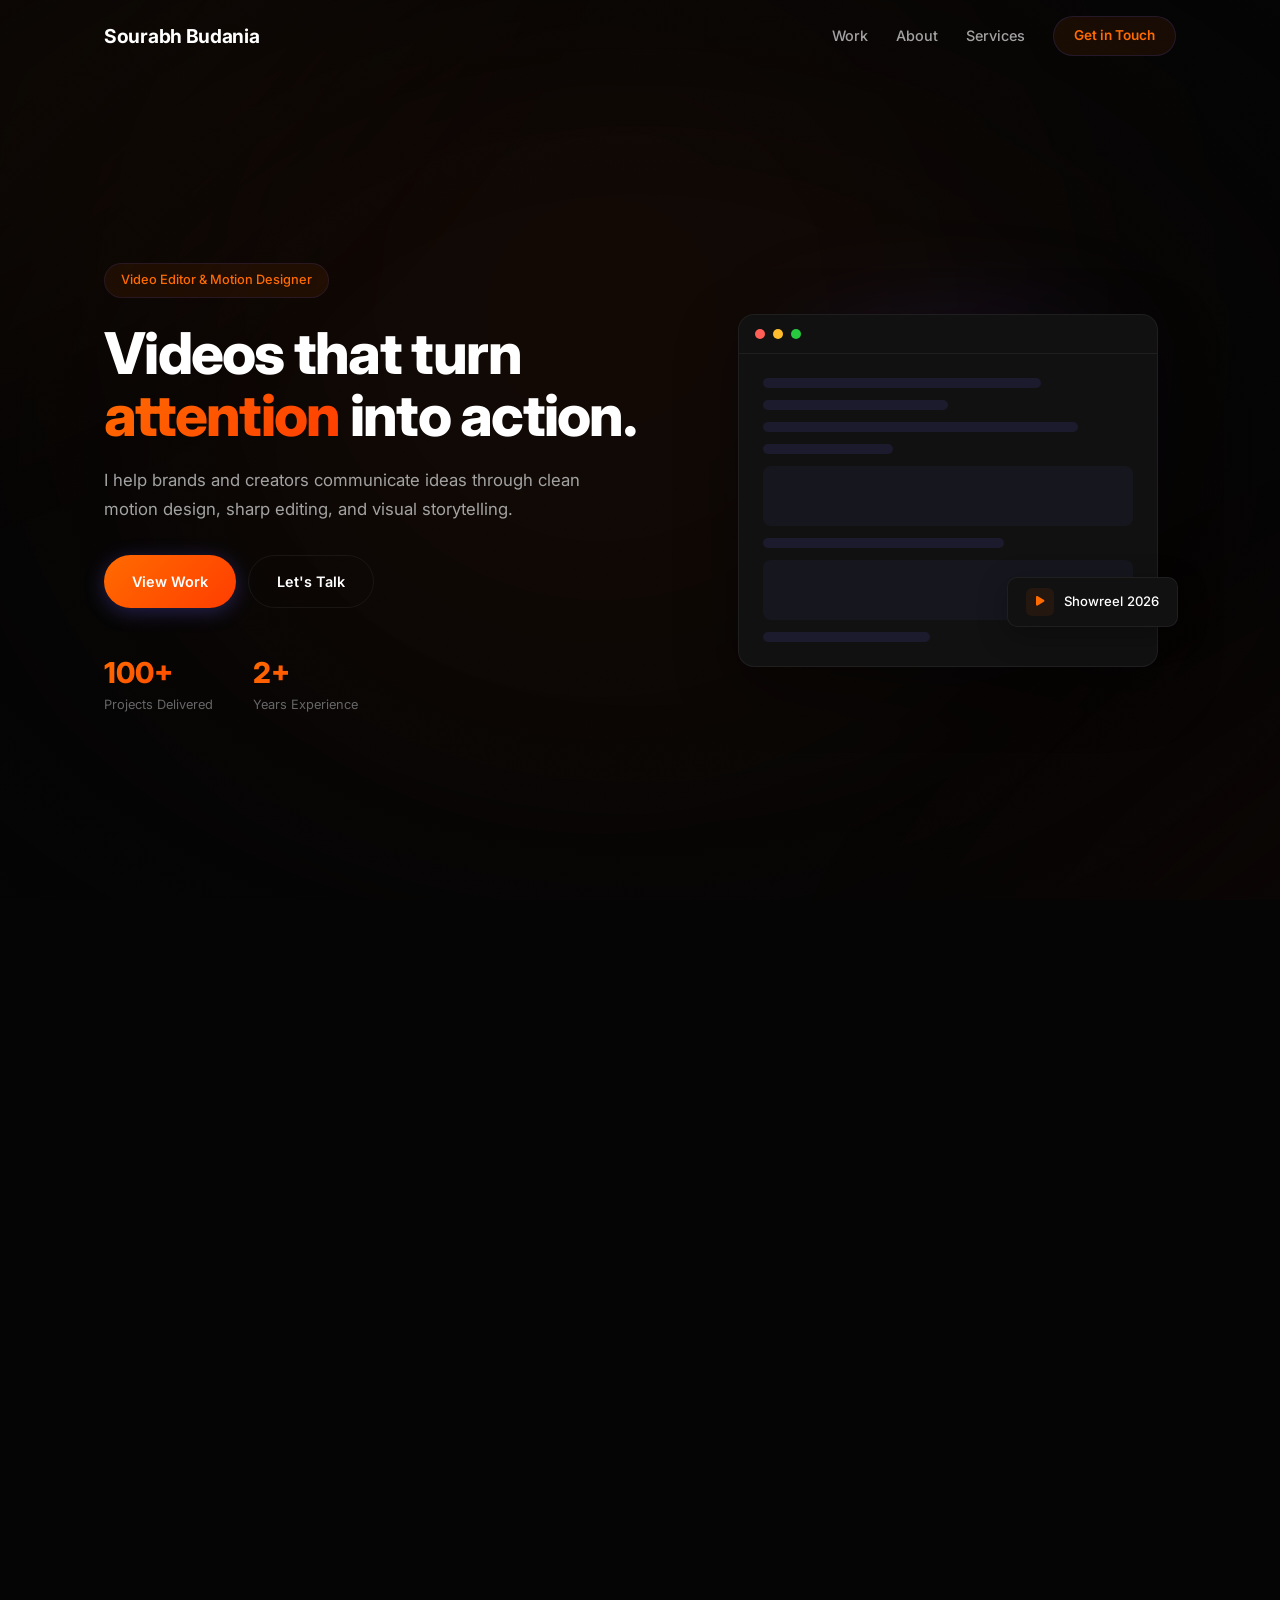
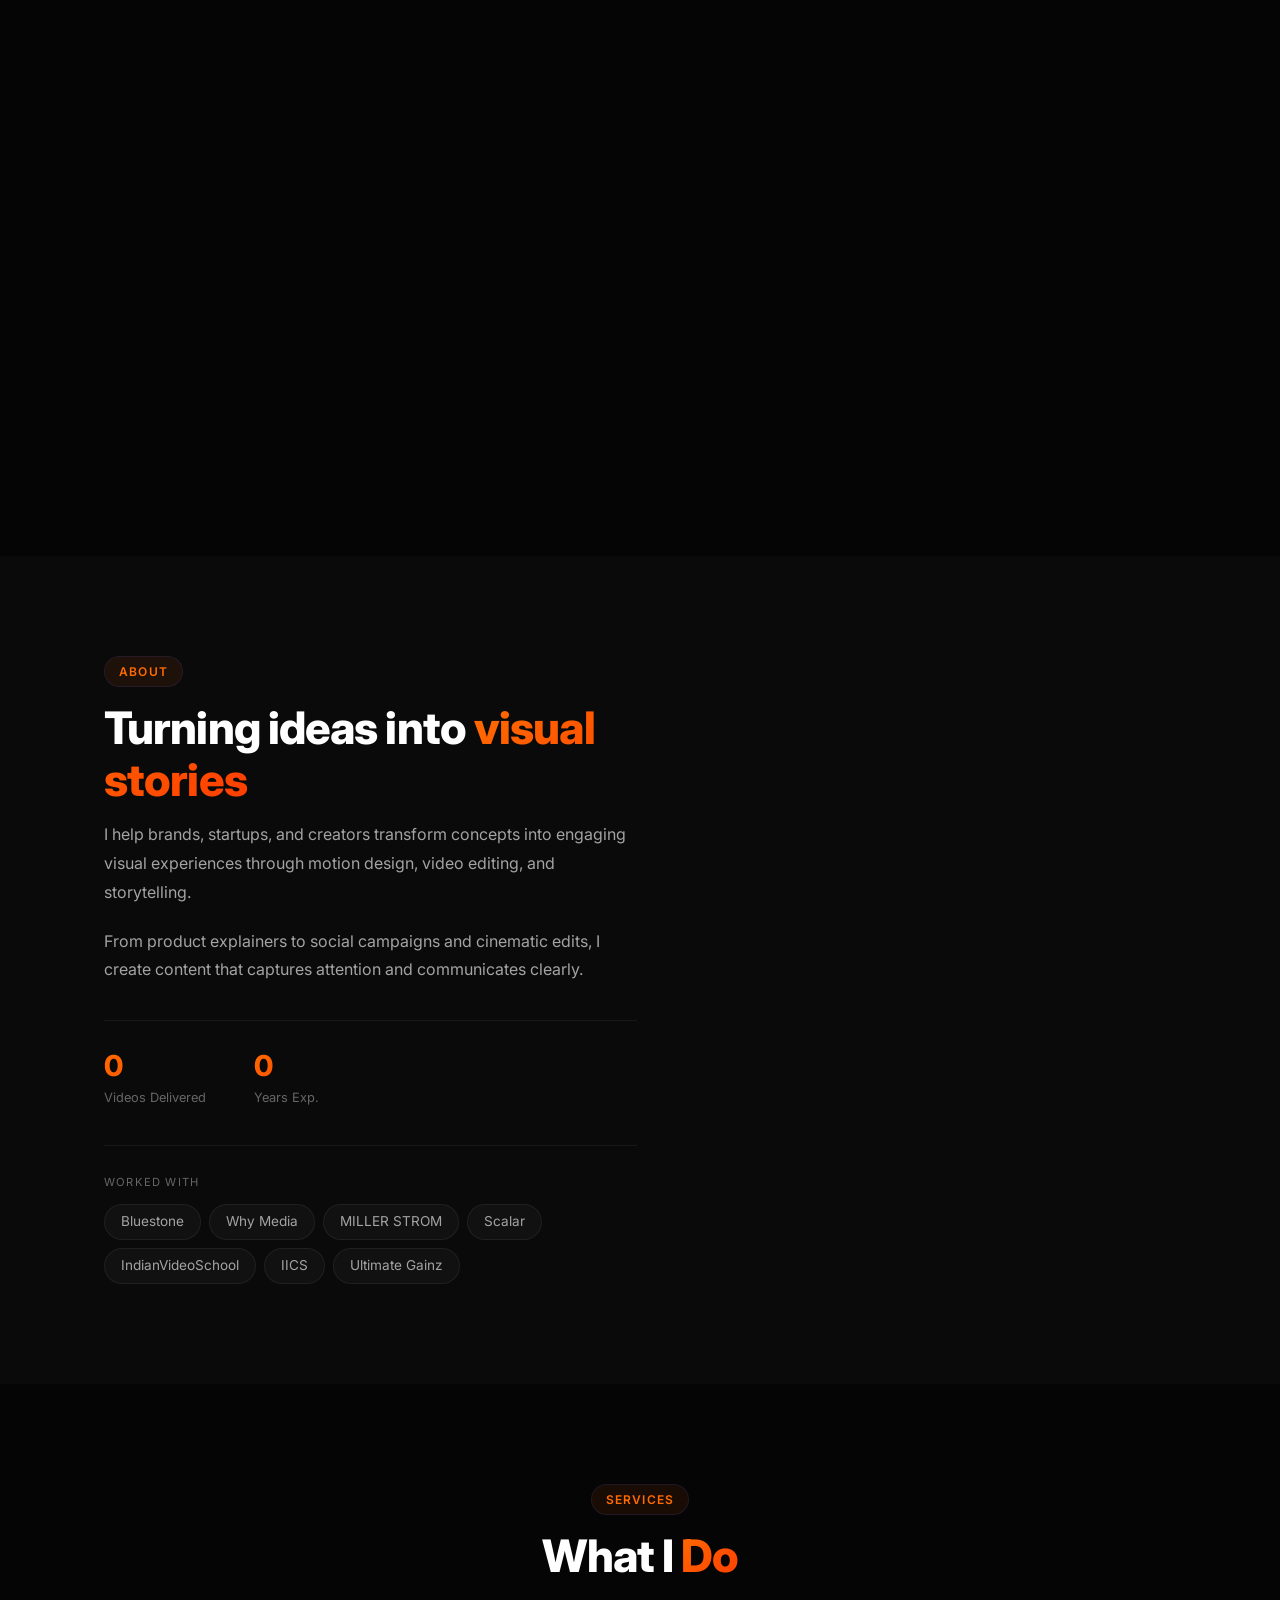
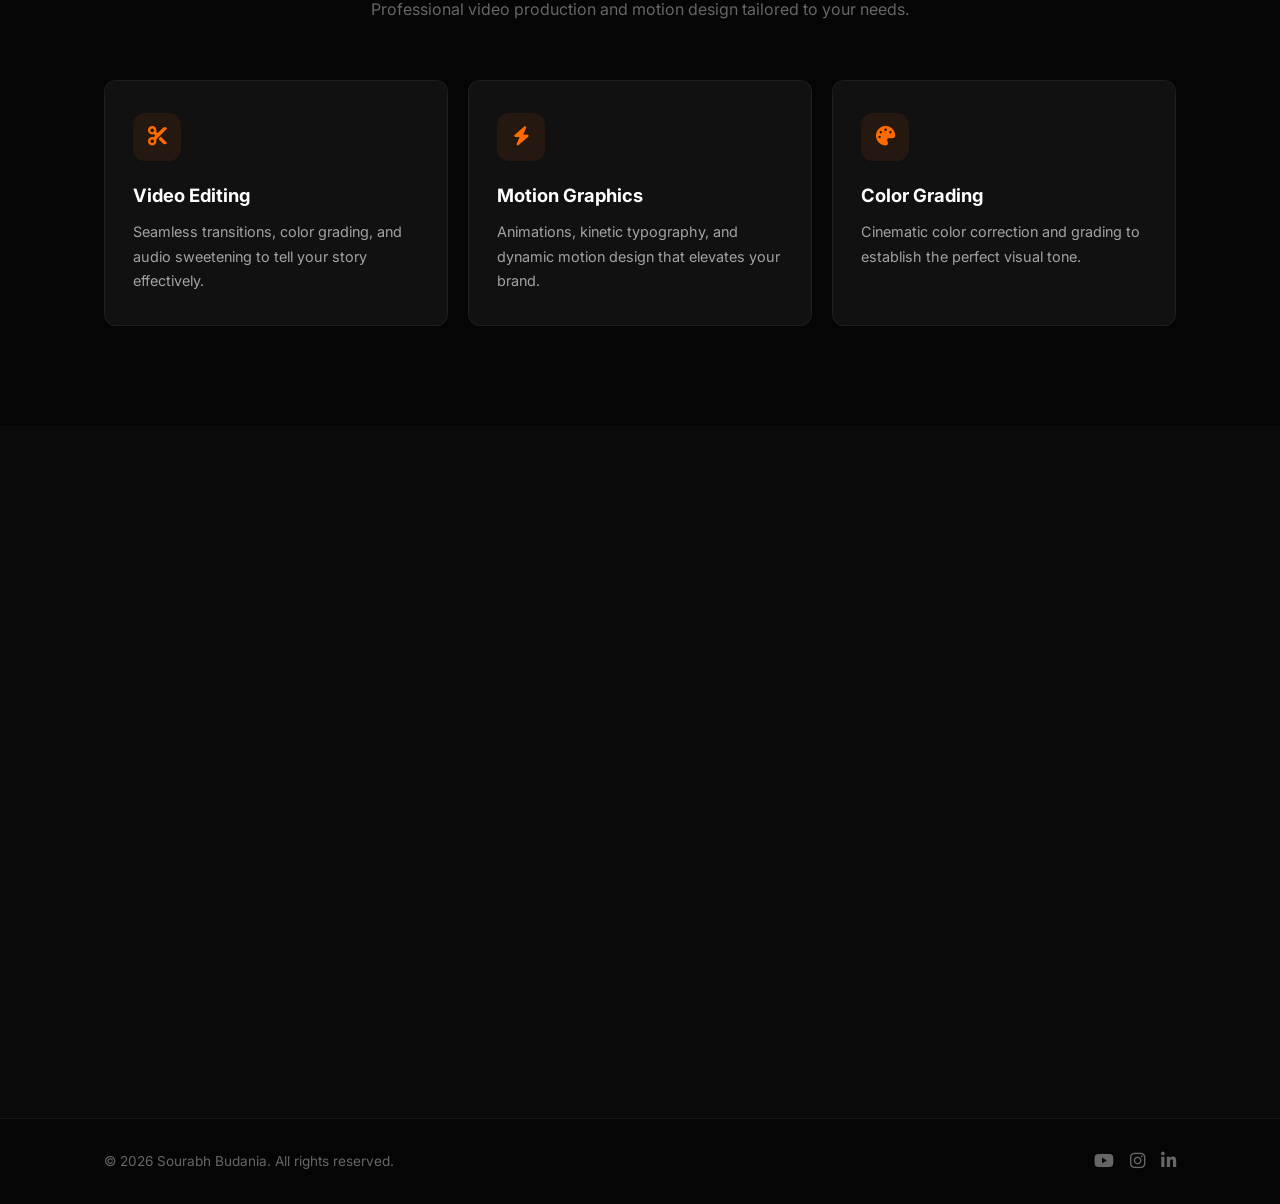
<file: index.html>
<!DOCTYPE html>
<html lang="en">
<head>
  <meta charset="UTF-8" />
  <meta name="viewport" content="width=device-width, initial-scale=1.0" />
  <title>Sourabh Budania — Video Editor & Motion Designer</title>
  <link rel="stylesheet" href="styles.css" />
  <link rel="preconnect" href="https://fonts.googleapis.com" />
  <link href="https://fonts.googleapis.com/css2?family=Inter:wght@300;400;500;600;700;800&display=swap" rel="stylesheet" />
  <link rel="stylesheet" href="https://cdnjs.cloudflare.com/ajax/libs/font-awesome/6.5.0/css/all.min.css" />
</head>
<body>

  <nav class="nav">
    <div class="container nav-inner">
      <a href="#" class="nav-logo">Sourabh Budania</a>
      <div class="nav-links">
        <a href="#work">Work</a>
        <a href="#about">About</a>
        <a href="#services">Services</a>
        <a href="#contact" class="nav-cta">Get in Touch</a>
      </div>
      <div class="nav-mobile-toggle" id="navToggle">
        <span></span><span></span><span></span>
      </div>
    </div>
  </nav>

  <section class="hero">
    <div class="hero-blobs" id="heroBlobs">
      <div class="hero-blob hero-blob-1" id="blob1"></div>
      <div class="hero-blob hero-blob-2" id="blob2"></div>
      <div class="hero-blob hero-blob-3" id="blob3"></div>
    </div>
    <div class="hero-grain"></div>
    <div class="hero-vignette"></div>
    <div class="container hero-content">
      <div class="hero-grid">
        <div class="hero-text">
        <div class="hero-badge">Video Editor & Motion Designer</div>
        <h1 class="hero-title">Videos that turn <span class="gradient">attention</span> into action.</h1>
        <p class="hero-desc">I help brands and creators communicate ideas through clean motion design, sharp editing, and visual storytelling.</p>
        <div class="hero-actions">
          <a href="#work" class="btn btn-primary">View Work</a>
          <a href="#contact" class="btn btn-ghost">Let's Talk</a>
        </div>
        <div class="hero-stats">
          <div class="stat">
            <span class="stat-num" data-count="100">0</span>
            <span class="stat-label">Projects Delivered</span>
          </div>
          <div class="stat">
            <span class="stat-num" data-count="2">0</span>
            <span class="stat-label">Years Experience</span>
          </div>
        </div>
      </div>
      <div class="hero-visual">
        <div class="hero-card">
          <div class="hero-card-glow"></div>
          <div class="hero-card-screen">
            <div class="hero-card-toolbar">
              <span></span><span></span><span></span>
            </div>
            <div class="hero-card-content">
              <div class="hero-card-bar" style="width:75%"></div>
              <div class="hero-card-bar short" style="width:50%"></div>
              <div class="hero-card-bar" style="width:85%"></div>
              <div class="hero-card-bar short" style="width:35%"></div>
              <div class="hero-card-block"></div>
              <div class="hero-card-bar" style="width:65%"></div>
              <div class="hero-card-block"></div>
              <div class="hero-card-bar short" style="width:45%"></div>
            </div>
          </div>
          <div class="hero-card-float">
            <i class="fas fa-play"></i>
            <span>Showreel 2026</span>
          </div>
        </div>
      </div>
    </div>
  </section>

  <section id="work" class="section">
    <div class="container">
      <div class="section-head">
        <span class="section-tag">Portfolio</span>
        <h2 class="section-title">Featured <span class="gradient">Work</span></h2>
        <p class="section-desc">Selected projects across motion design, editing, and storytelling.</p>
      </div>
      <div class="work-grid">
        <a href="https://youtube.com/shorts/uVHYA8idwJs" target="_blank" class="work-card">
          <div class="work-thumb" style="background-image:url('https://img.youtube.com/vi/uVHYA8idwJs/maxresdefault.jpg')">
            <div class="work-play"><i class="fas fa-play"></i></div>
            <span class="work-tag">Shorts</span>
          </div>
          <div class="work-info">
            <h3>Explainer Motion</h3>
          </div>
        </a>
        <a href="https://youtube.com/shorts/z-pYX50ZBqE" target="_blank" class="work-card">
          <div class="work-thumb" style="background-image:url('https://img.youtube.com/vi/z-pYX50ZBqE/maxresdefault.jpg')">
            <div class="work-play"><i class="fas fa-play"></i></div>
            <span class="work-tag">Shorts</span>
          </div>
          <div class="work-info">
            <h3>Explainer Motion</h3>
          </div>
        </a>
        <a href="https://youtube.com/shorts/zJBLI5-vZLM" target="_blank" class="work-card">
          <div class="work-thumb" style="background-image:url('https://img.youtube.com/vi/zJBLI5-vZLM/maxresdefault.jpg')">
            <div class="work-play"><i class="fas fa-play"></i></div>
            <span class="work-tag">Shorts</span>
          </div>
          <div class="work-info">
            <h3>Explainer Motion</h3>
          </div>
        </a>
        <a href="https://youtu.be/R4MnI67SxS4" target="_blank" class="work-card">
          <div class="work-thumb" style="background-image:url('https://img.youtube.com/vi/R4MnI67SxS4/maxresdefault.jpg')">
            <div class="work-play"><i class="fas fa-play"></i></div>
            <span class="work-tag">Long Form</span>
          </div>
          <div class="work-info">
            <h3>Long Form Edit</h3>
          </div>
        </a>
        <a href="https://youtube.com/shorts/fhrSNdv_ZPA" target="_blank" class="work-card">
          <div class="work-thumb" style="background-image:url('https://img.youtube.com/vi/fhrSNdv_ZPA/maxresdefault.jpg')">
            <div class="work-play"><i class="fas fa-play"></i></div>
            <span class="work-tag">AE</span>
          </div>
          <div class="work-info">
            <h3>After Effects</h3>
          </div>
        </a>
        <a href="https://youtube.com/shorts/ZLptEpqbUUQ" target="_blank" class="work-card">
          <div class="work-thumb" style="background-image:url('https://img.youtube.com/vi/ZLptEpqbUUQ/maxresdefault.jpg')">
            <div class="work-play"><i class="fas fa-play"></i></div>
            <span class="work-tag">Motion</span>
          </div>
          <div class="work-info">
            <h3>Motion Graphics</h3>
          </div>
        </a>
        <a href="https://youtube.com/shorts/FHDrILqtEzk" target="_blank" class="work-card">
          <div class="work-thumb" style="background-image:url('https://img.youtube.com/vi/FHDrILqtEzk/maxresdefault.jpg')">
            <div class="work-play"><i class="fas fa-play"></i></div>
            <span class="work-tag">Motion</span>
          </div>
          <div class="work-info">
            <h3>Motion Graphics</h3>
          </div>
        </a>
      </div>
    </div>
  </section>

  <section id="about" class="section section-alt">
    <div class="container">
      <div class="about-grid">
        <div class="about-content">
          <span class="section-tag">About</span>
          <h2 class="section-title">Turning ideas into <span class="gradient">visual stories</span></h2>
          <p>I help brands, startups, and creators transform concepts into engaging visual experiences through motion design, video editing, and storytelling.</p>
          <p>From product explainers to social campaigns and cinematic edits, I create content that captures attention and communicates clearly.</p>
          <div class="about-stats">
            <div class="stat">
              <span class="stat-num" data-count="200">0</span>
              <span class="stat-label">Videos Delivered</span>
            </div>
            <div class="stat">
              <span class="stat-num" data-count="2">0</span>
              <span class="stat-label">Years Exp.</span>
            </div>
          </div>
          <div class="brands">
            <span class="brands-label">Worked with</span>
            <div class="brands-list">
              <span>Bluestone</span>
              <span>Why Media</span>
              <span>MILLER STROM</span>
              <span>Scalar</span>
              <span>IndianVideoSchool</span>
              <span>IICS</span>
              <span>Ultimate Gainz</span>
            </div>
          </div>
        </div>
        <div class="about-visual">
          <div class="about-card">
            <div class="about-card-glow"></div>
            <div class="about-card-screen">
              <div class="about-card-toolbar">
                <span></span><span></span><span></span>
              </div>
              <div class="about-card-content">
                <div class="about-card-row">
                  <div class="about-av"></div>
                  <div class="about-card-bars">
                    <span style="width:65%"></span>
                    <span style="width:40%"></span>
                  </div>
                </div>
                <div class="about-card-row">
                  <div class="about-av"></div>
                  <div class="about-card-bars">
                    <span style="width:75%"></span>
                    <span style="width:50%"></span>
                  </div>
                </div>
                <div class="about-card-row">
                  <div class="about-av"></div>
                  <div class="about-card-bars">
                    <span style="width:55%"></span>
                    <span style="width:35%"></span>
                  </div>
                </div>
              </div>
            </div>
          </div>
        </div>
      </div>
    </div>
  </section>

  <section id="services" class="section">
    <div class="container">
      <div class="section-head">
        <span class="section-tag">Services</span>
        <h2 class="section-title">What I <span class="gradient">Do</span></h2>
        <p class="section-desc">Professional video production and motion design tailored to your needs.</p>
      </div>
      <div class="services-grid">
        <div class="service-card">
          <div class="service-icon"><i class="fas fa-cut"></i></div>
          <h3>Video Editing</h3>
          <p>Seamless transitions, color grading, and audio sweetening to tell your story effectively.</p>
        </div>
        <div class="service-card">
          <div class="service-icon"><i class="fas fa-bolt"></i></div>
          <h3>Motion Graphics</h3>
          <p>Animations, kinetic typography, and dynamic motion design that elevates your brand.</p>
        </div>
        <div class="service-card">
          <div class="service-icon"><i class="fas fa-palette"></i></div>
          <h3>Color Grading</h3>
          <p>Cinematic color correction and grading to establish the perfect visual tone.</p>
        </div>
      </div>
    </div>
  </section>

  <section id="contact" class="section section-alt">
    <div class="container">
      <div class="section-head">
        <span class="section-tag">Contact</span>
        <h2 class="section-title">Have a project? <span class="gradient">Let's talk</span></h2>
        <p class="section-desc">Tell me about it and I'll help figure out the best approach.</p>
      </div>
      <div class="contact-grid">
        <div class="contact-info">
          <div class="contact-item">
            <i class="fas fa-envelope"></i>
            <div>
              <h4>Email</h4>
              <a href="mailto:sourabhbudania9@gmail.com">sourabhbudania9@gmail.com</a>
            </div>
          </div>
          <div class="contact-item">
            <i class="fab fa-whatsapp"></i>
            <div>
              <h4>WhatsApp</h4>
              <a href="https://wa.me/919772352652">+91 9772352652</a>
            </div>
          </div>
          <div class="contact-item">
            <i class="fas fa-map-marker-alt"></i>
            <div>
              <h4>Location</h4>
              <p>India</p>
            </div>
          </div>
        </div>
        <form class="contact-form" id="contactForm">
          <div class="form-row">
            <input type="text" placeholder="Name" required />
            <input type="email" placeholder="Email" required />
          </div>
          <input type="text" placeholder="Subject" required />
          <textarea placeholder="Tell me about your project..." rows="5" required></textarea>
          <button type="submit" class="btn btn-primary">Send Message <i class="fas fa-arrow-right"></i></button>
        </form>
      </div>
    </div>
  </section>

  <footer class="footer">
    <div class="container footer-inner">
      <p>&copy; 2026 Sourabh Budania. All rights reserved.</p>
      <div class="footer-social">
        <a href="https://www.youtube.com/@Budania-Edits" target="_blank" aria-label="YouTube"><i class="fab fa-youtube"></i></a>
        <a href="https://www.instagram.com/dreamvision.mkv/?hl=en" target="_blank" aria-label="Instagram"><i class="fab fa-instagram"></i></a>
        <a href="https://www.linkedin.com/in/sourabh-budania/" target="_blank" aria-label="LinkedIn"><i class="fab fa-linkedin-in"></i></a>
      </div>
    </div>
  </footer>

  <script src="script.js"></script>
</body>
</html>
</file>
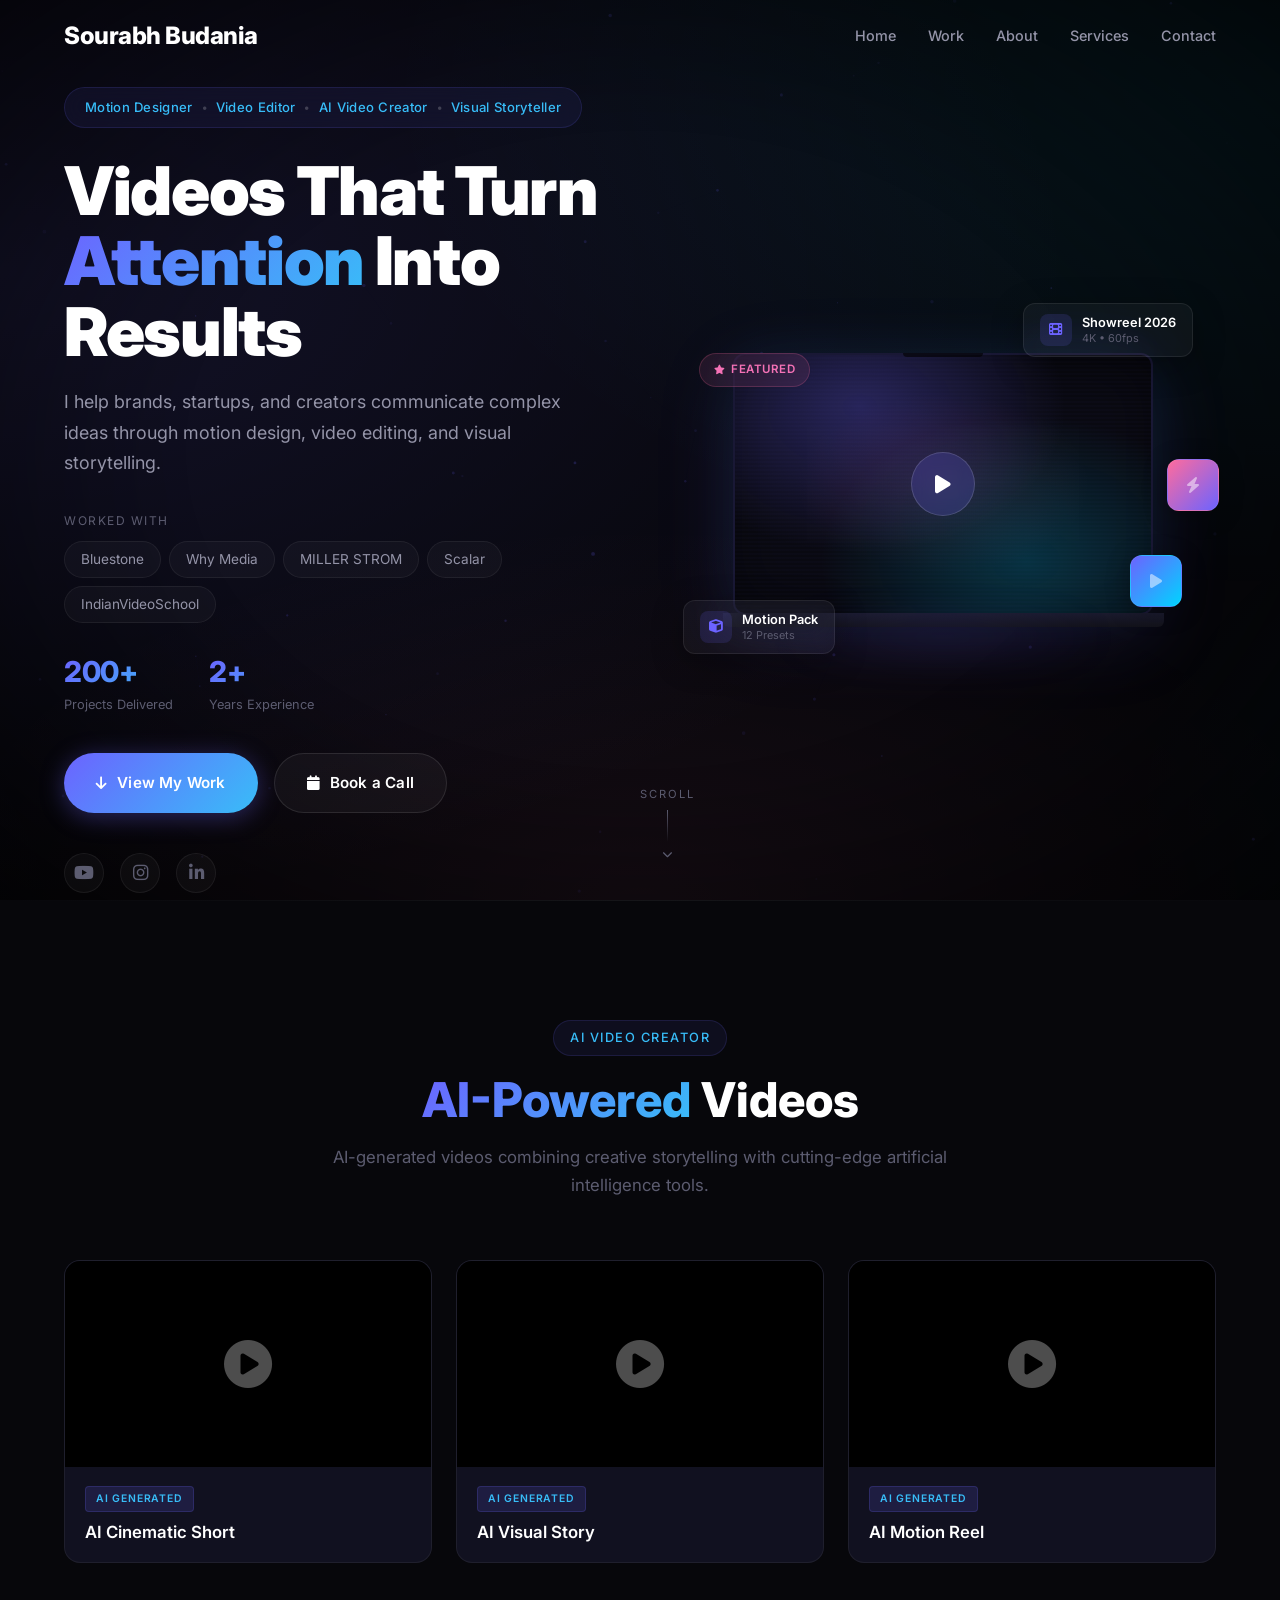
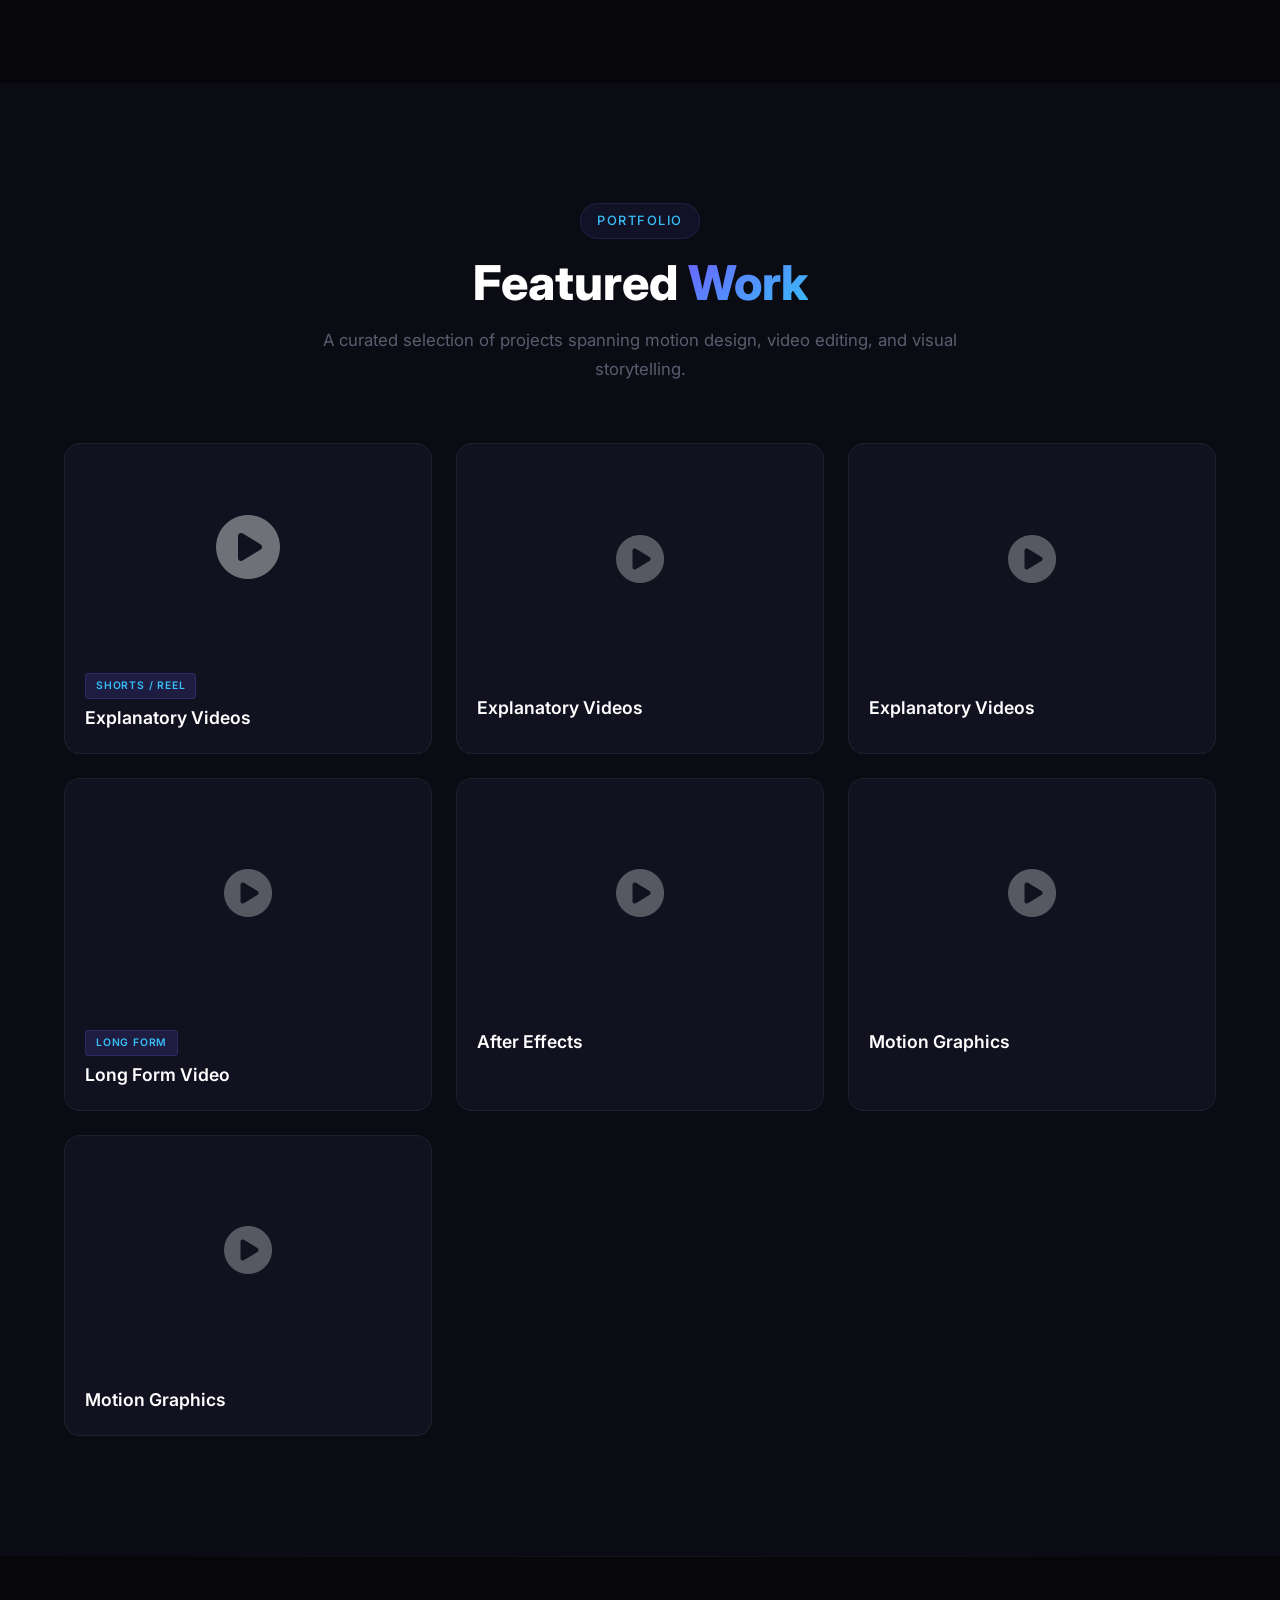
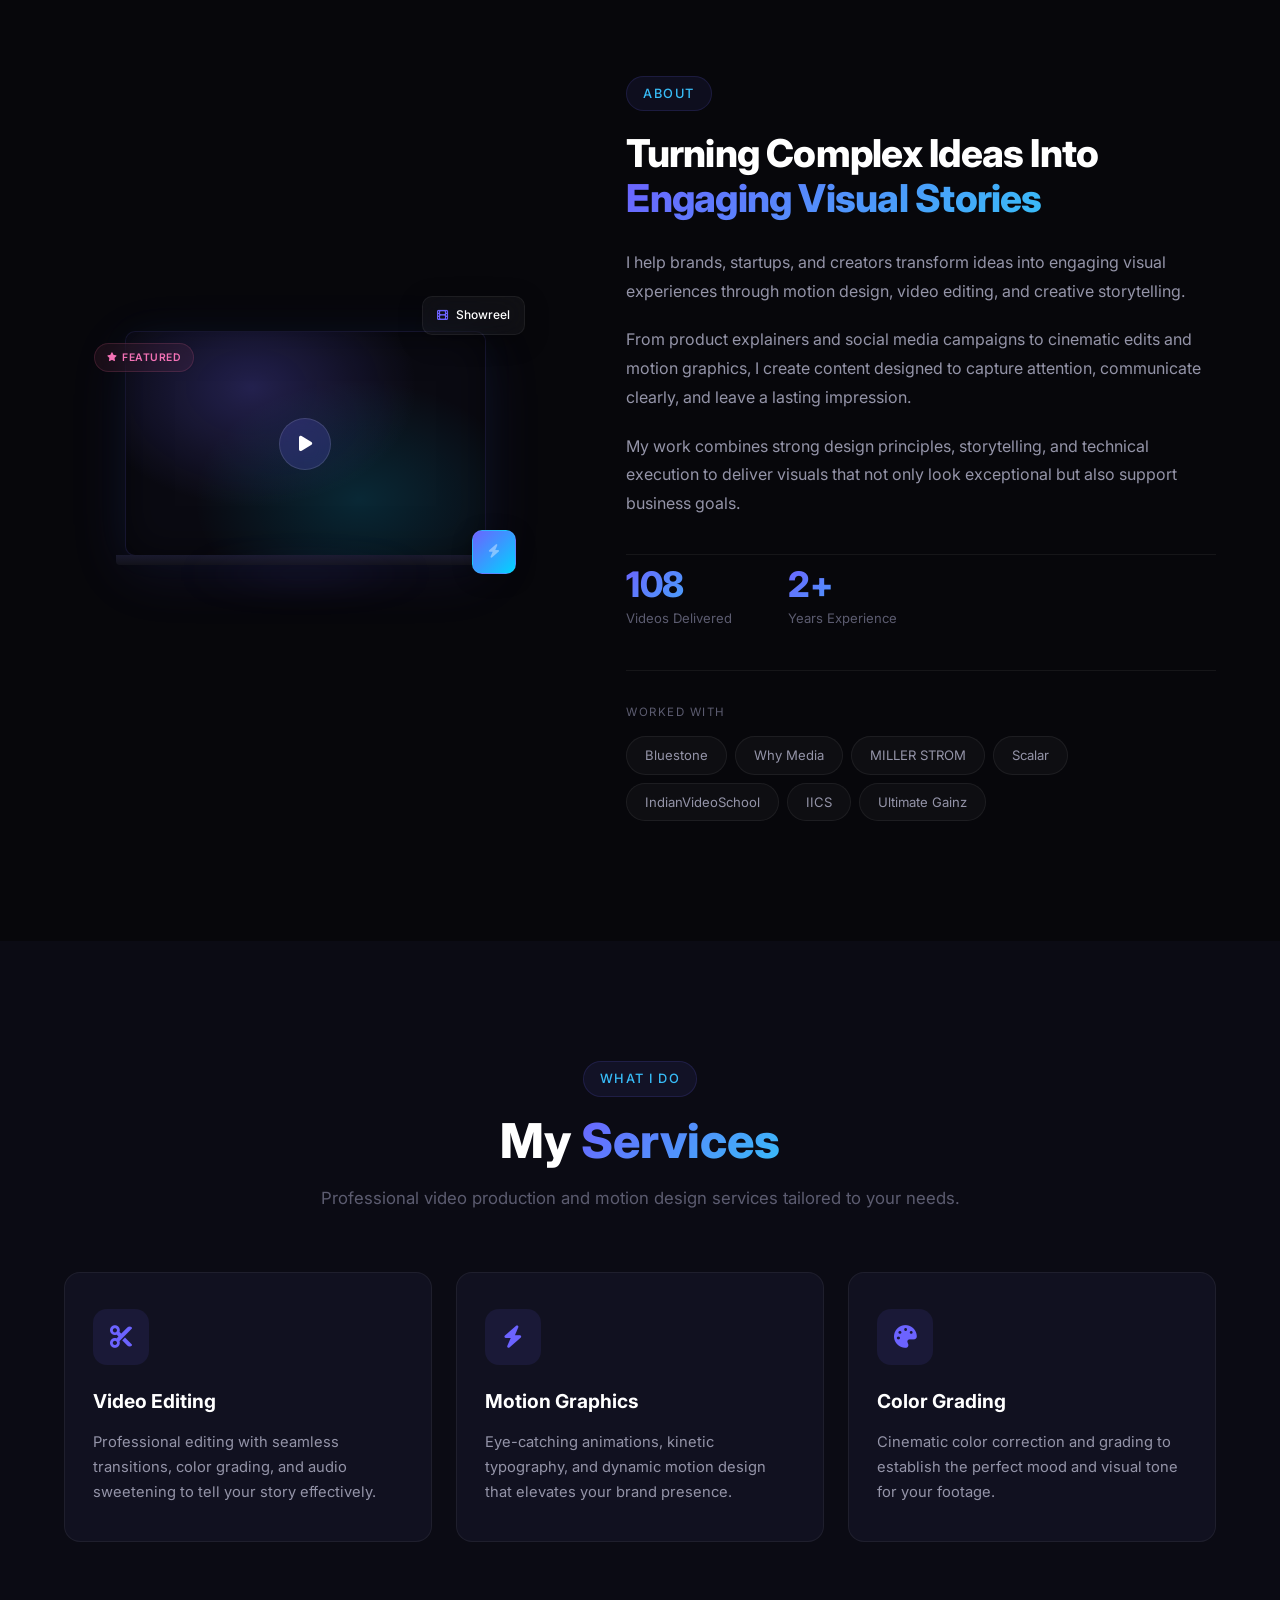
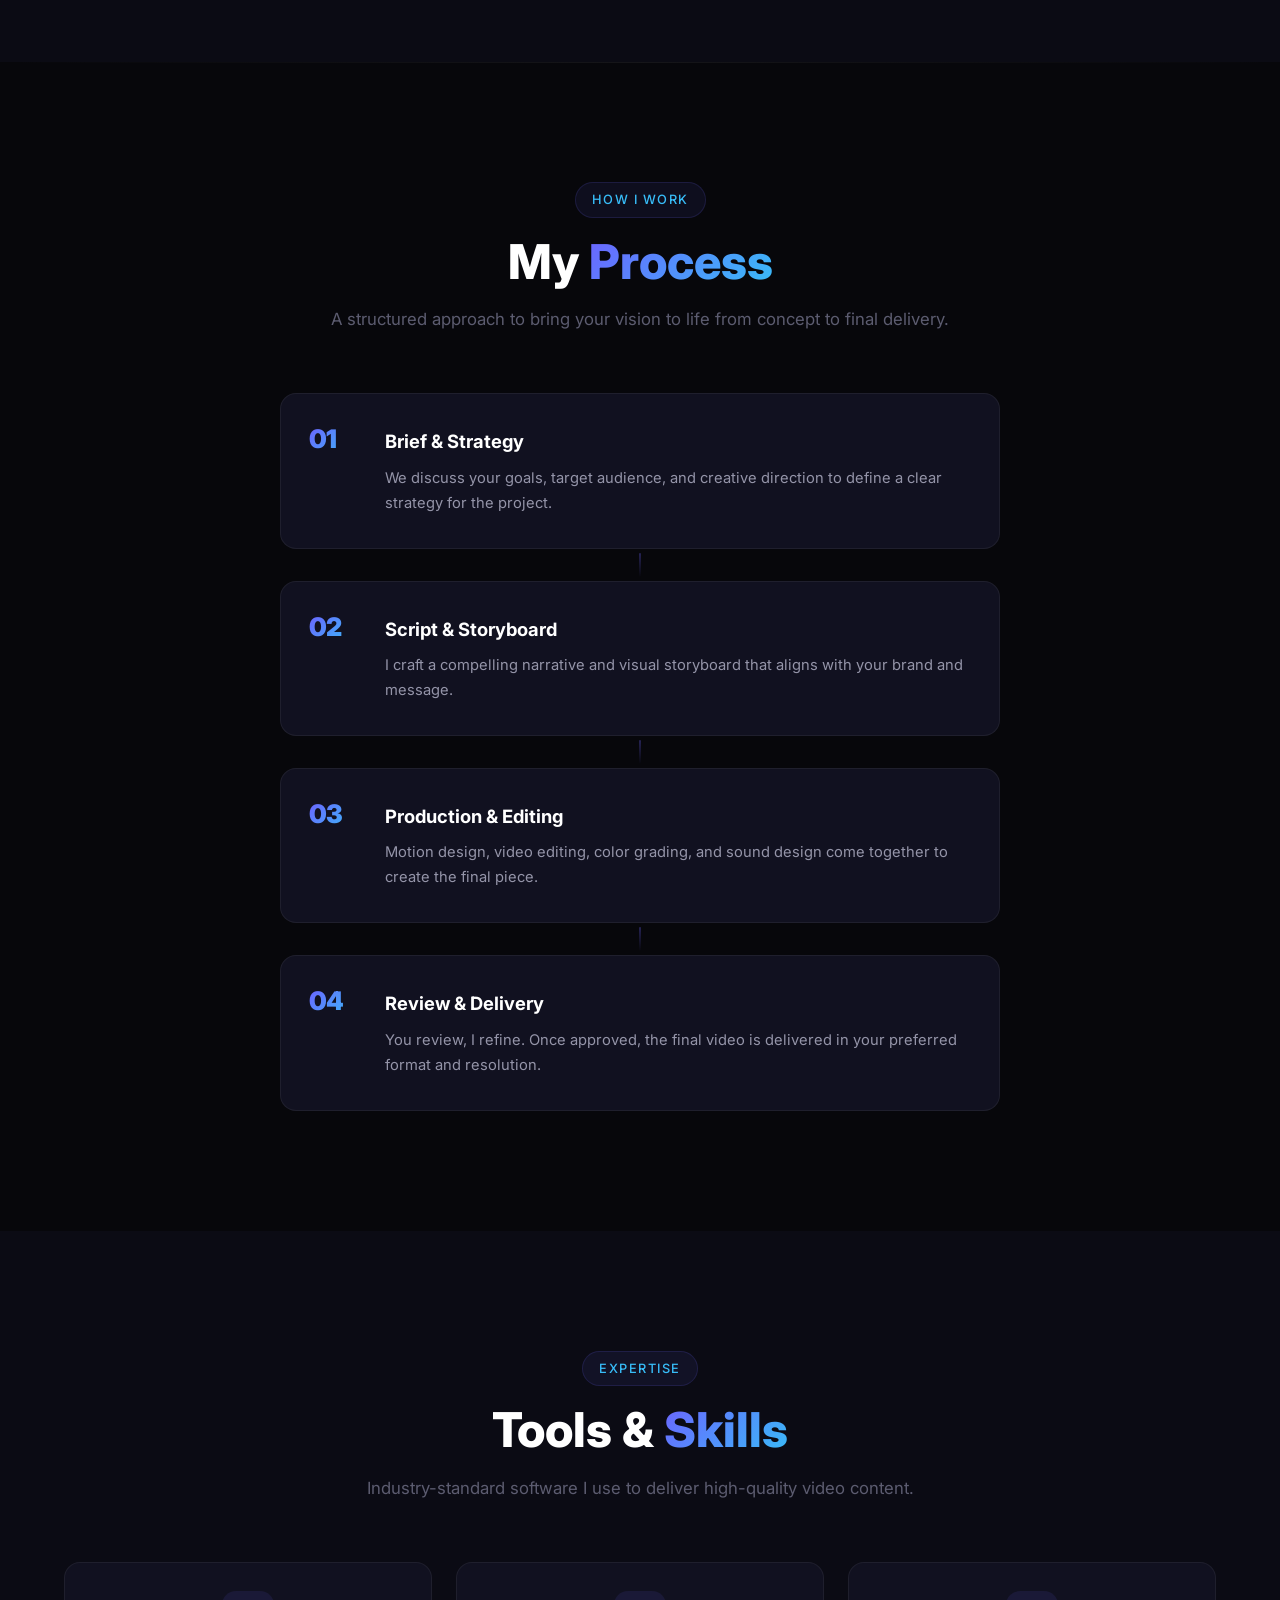
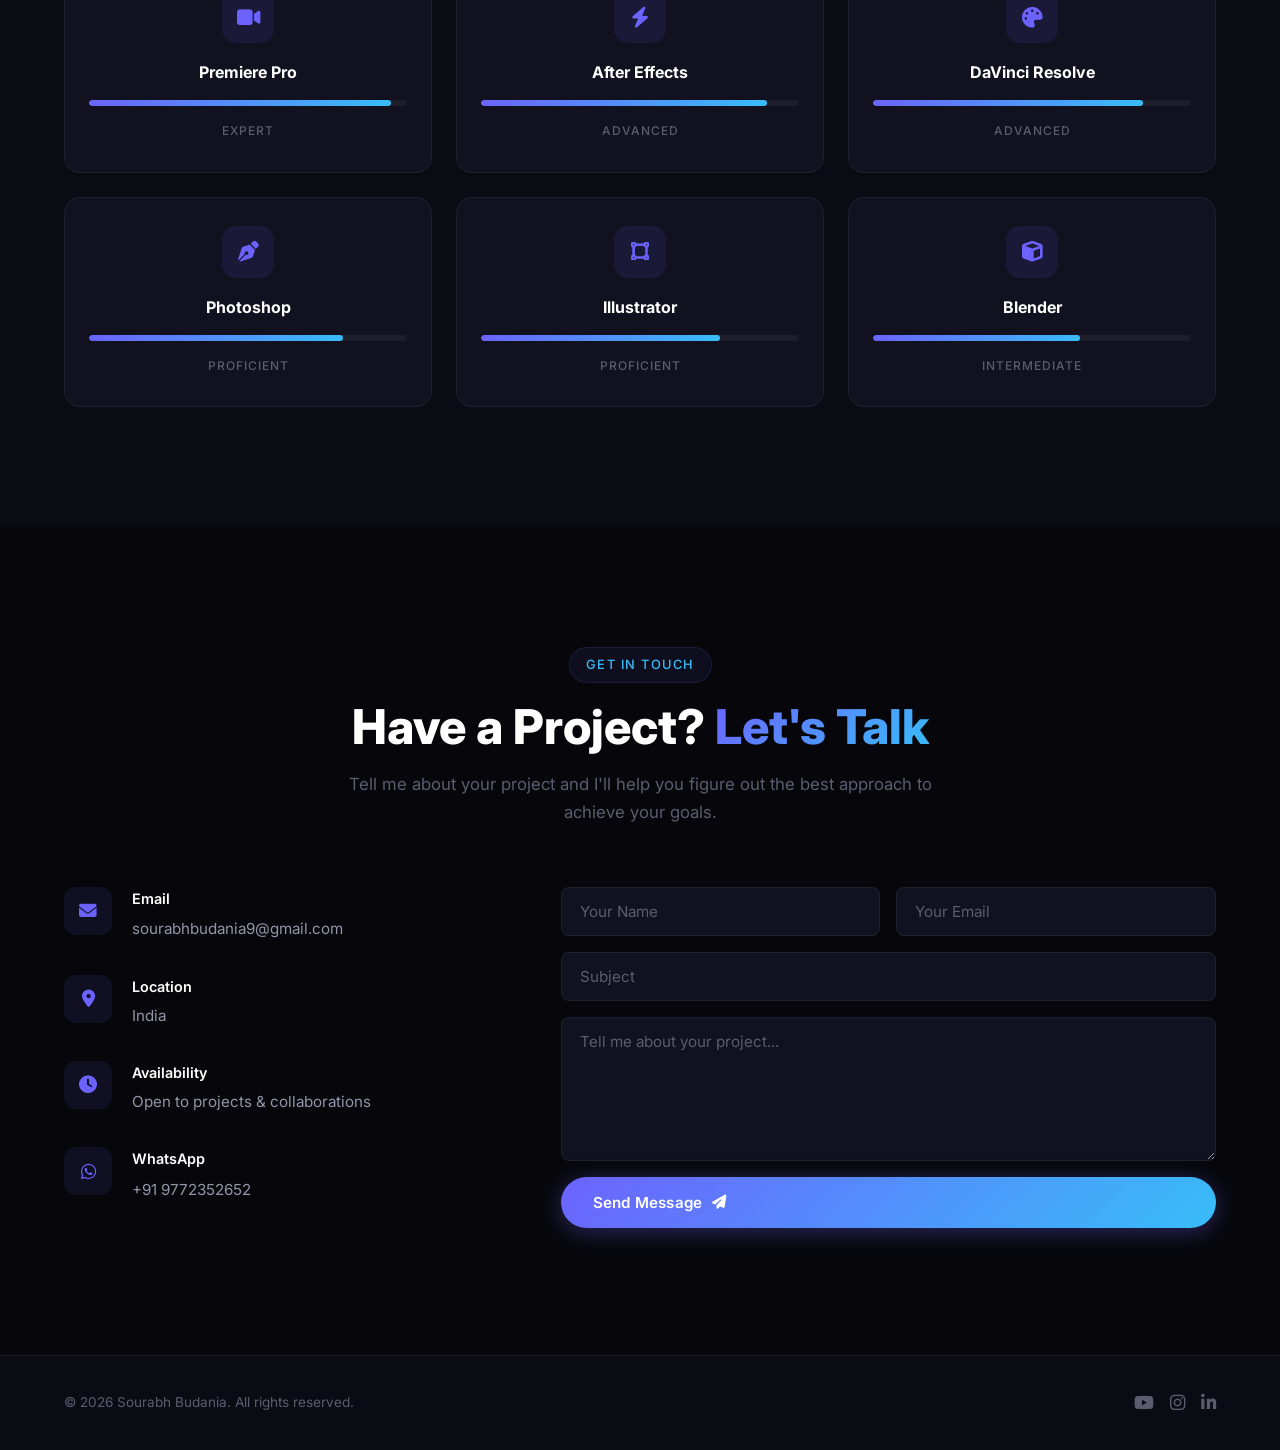
<file: New/index.html>
<!DOCTYPE html>
<html lang="en">
<head>
  <meta charset="UTF-8" />
  <meta name="viewport" content="width=device-width, initial-scale=1.0" />
  <title>Sourabh Budania | Video Editor & Motion Graphics Artist</title>
  <link rel="stylesheet" href="styles.css" />
  <link rel="preconnect" href="https://fonts.googleapis.com" />
  <link href="https://fonts.googleapis.com/css2?family=Inter:wght@300;400;500;600;700;800;900&display=swap" rel="stylesheet" />
  <link rel="stylesheet" href="https://cdnjs.cloudflare.com/ajax/libs/font-awesome/6.5.0/css/all.min.css" />
</head>
<body>

  <!-- Navigation -->
  <nav class="navbar">
    <div class="container nav-container">
      <a href="#" class="logo">Sourabh Budania</a>
      <div class="nav-links">
        <a href="#home">Home</a>
        <a href="#work">Work</a>
        <a href="#about">About</a>
        <a href="#services">Services</a>
        <a href="#contact">Contact</a>
      </div>
      <div class="hamburger">
        <span></span>
        <span></span>
        <span></span>
      </div>
    </div>
  </nav>

  <!-- Hero Section -->
  <section id="home" class="hero">
    <div class="hero-bg">
      <div class="mesh-gradient"></div>
      <canvas id="particles-canvas"></canvas>
      <div class="mouse-glow" id="mouse-glow"></div>
      <div class="vignette"></div>
    </div>
    <div class="container hero-content">
      <div class="hero-main">
        <div class="hero-text">
          <div class="hero-badge">Motion Designer <span class="badge-sep">•</span> Video Editor <span class="badge-sep">•</span> AI Video Creator <span class="badge-sep">•</span> Visual Storyteller</div>
          <h1 class="hero-title">
            Videos That Turn <span class="gradient-text">Attention</span> Into Results
          </h1>
          <p class="hero-subtitle">I help brands, startups, and creators communicate complex ideas through motion design, video editing, and visual storytelling.</p>

          <div class="social-proof">
            <span class="proof-label">Worked With</span>
            <div class="proof-brands">
              <span class="proof-brand">Bluestone</span>
              <span class="proof-brand">Why Media</span>
              <span class="proof-brand">MILLER STROM</span>
              <span class="proof-brand">Scalar</span>
              <span class="proof-brand">IndianVideoSchool</span>
            </div>
          </div>

          <div class="hero-stats">
            <div class="hero-stat">
              <span class="hero-stat-number" data-target="200">0</span>
              <span class="hero-stat-label">Projects Delivered</span>
            </div>
            <div class="hero-stat">
              <span class="hero-stat-number" data-target="2">0</span>
              <span class="hero-stat-label">Years Experience</span>
            </div>
          </div>

          <div class="hero-actions">
            <a href="#work" class="btn btn-primary"><i class="fas fa-arrow-down"></i> View My Work</a>
            <a href="#contact" class="btn btn-glass"><i class="fas fa-calendar"></i> Book a Call</a>
          </div>

          <div class="hero-social">
            <a href="https://www.youtube.com/@Budania-Edits" target="_blank" aria-label="YouTube"><i class="fab fa-youtube"></i></a>
            <a href="https://www.instagram.com/dreamvision.mkv/?hl=en" target="_blank" aria-label="Instagram"><i class="fab fa-instagram"></i></a>
            <a href="https://www.linkedin.com/in/sourabh-budania/" target="_blank" aria-label="LinkedIn"><i class="fab fa-linkedin-in"></i></a>
          </div>
        </div>

        <div class="hero-visual">
          <div class="showcase-container">
            <div class="laptop-mockup">
              <div class="laptop-screen">
                <div class="screen-content">
                  <div class="screen-gradient"></div>
                  <div class="play-button"><i class="fas fa-play"></i></div>
                  <div class="screen-scene"></div>
                </div>
              </div>
              <div class="laptop-base"></div>
              <div class="laptop-notch"></div>
              <div class="laptop-glow"></div>
            </div>
            <div class="floating-element float-1">
              <div class="float-card">
                <div class="float-card-icon"><i class="fas fa-film"></i></div>
                <div class="float-card-text">
                  <span class="float-card-title">Showreel 2026</span>
                  <span class="float-card-sub">4K • 60fps</span>
                </div>
              </div>
            </div>
            <div class="floating-element float-2">
              <div class="float-card">
                <div class="float-card-icon"><i class="fas fa-cube"></i></div>
                <div class="float-card-text">
                  <span class="float-card-title">Motion Pack</span>
                  <span class="float-card-sub">12 Presets</span>
                </div>
              </div>
            </div>
            <div class="floating-element float-3">
              <div class="float-badge">
                <i class="fas fa-star"></i>
                <span>Featured</span>
              </div>
            </div>
            <div class="floating-element float-4">
              <div class="float-thumb" style="background: linear-gradient(135deg, #6c63ff, #00d4ff);">
                <i class="fas fa-play"></i>
              </div>
            </div>
            <div class="floating-element float-5">
              <div class="float-thumb" style="background: linear-gradient(135deg, #ff6b9d, #6c63ff);">
                <i class="fas fa-bolt"></i>
              </div>
            </div>
          </div>
        </div>
      </div>
    </div>
    <div class="scroll-indicator">
      <span>Scroll</span>
      <div class="scroll-line"></div>
      <div class="scroll-chevron"><i class="fas fa-chevron-down"></i></div>
    </div>
  </section>

  <!-- AI Video Creator Section -->
  <section id="ai-video" class="section ai-section">
    <div class="container">
      <div class="section-header reveal">
        <span class="section-label">AI Video Creator</span>
        <h2 class="section-title"><span class="gradient-text">AI-Powered</span> Videos</h2>
        <p class="section-desc">AI-generated videos combining creative storytelling with cutting-edge artificial intelligence tools.</p>
      </div>
      <div class="ai-grid">
        <div class="ai-card reveal" data-video-id="1jv0-VjCGzJ9ivu_into1P0ZUhzAWje9S" data-video-type="drive">
          <div class="ai-thumb">
            <div class="ai-placeholder" style="background-image: url('https://drive.google.com/thumbnail?id=1jv0-VjCGzJ9ivu_into1P0ZUhzAWje9S&sz=w600'); background-size: cover; background-position: center;">
              <i class="fas fa-play-circle"></i>
            </div>
            <div class="ai-overlay">
              <button class="ai-play-btn" data-video-id="1jv0-VjCGzJ9ivu_into1P0ZUhzAWje9S" data-video-type="drive"><i class="fas fa-play"></i></button>
            </div>
          </div>
          <div class="ai-info">
            <span class="ai-tag">AI Generated</span>
            <h3>AI Cinematic Short</h3>
          </div>
        </div>
        <div class="ai-card reveal" data-video-id="1WpDm0konblY4RdFLM0mFyQEfygnwKrzh" data-video-type="drive">
          <div class="ai-thumb">
            <div class="ai-placeholder" style="background-image: url('https://drive.google.com/thumbnail?id=1WpDm0konblY4RdFLM0mFyQEfygnwKrzh&sz=w600'); background-size: cover; background-position: center;">
              <i class="fas fa-play-circle"></i>
            </div>
            <div class="ai-overlay">
              <button class="ai-play-btn" data-video-id="1WpDm0konblY4RdFLM0mFyQEfygnwKrzh" data-video-type="drive"><i class="fas fa-play"></i></button>
            </div>
          </div>
          <div class="ai-info">
            <span class="ai-tag">AI Generated</span>
            <h3>AI Visual Story</h3>
          </div>
        </div>
        <div class="ai-card reveal" data-video-id="1FNYuUyVPK-GE8mJKxCSz5s6ibDr779ps" data-video-type="drive">
          <div class="ai-thumb">
            <div class="ai-placeholder" style="background-image: url('https://drive.google.com/thumbnail?id=1FNYuUyVPK-GE8mJKxCSz5s6ibDr779ps&sz=w600'); background-size: cover; background-position: center;">
              <i class="fas fa-play-circle"></i>
            </div>
            <div class="ai-overlay">
              <button class="ai-play-btn" data-video-id="1FNYuUyVPK-GE8mJKxCSz5s6ibDr779ps" data-video-type="drive"><i class="fas fa-play"></i></button>
            </div>
          </div>
          <div class="ai-info">
            <span class="ai-tag">AI Generated</span>
            <h3>AI Motion Reel</h3>
          </div>
        </div>
      </div>
    </div>
  </section>

  <!-- Work / Portfolio Section -->
  <section id="work" class="section work-section">
    <div class="container">
      <div class="section-header reveal">
        <span class="section-label">Portfolio</span>
        <h2 class="section-title">Featured <span class="gradient-text">Work</span></h2>
        <p class="section-desc">A curated selection of projects spanning motion design, video editing, and visual storytelling.</p>
      </div>

      <div class="portfolio-grid">
        <div class="portfolio-item portfolio-featured reveal" data-video-id="uVHYA8idwJs">
          <div class="portfolio-thumb">
            <div class="portfolio-placeholder" style="background-image: url('https://img.youtube.com/vi/uVHYA8idwJs/maxresdefault.jpg'); background-size: cover; background-position: center;">
              <i class="fas fa-play-circle"></i>
            </div>
            <div class="portfolio-overlay">
              <button class="portfolio-link" data-video-id="uVHYA8idwJs"><i class="fas fa-play"></i></button>
            </div>
          </div>
          <div class="portfolio-info">
            <span class="portfolio-featured-tag">Shorts / Reel</span>
            <h3>Explanatory Videos</h3>
          </div>
        </div>

        <div class="portfolio-item reveal" data-video-id="z-pYX50ZBqE">
          <div class="portfolio-thumb">
            <div class="portfolio-placeholder" style="background-image: url('https://img.youtube.com/vi/z-pYX50ZBqE/maxresdefault.jpg'); background-size: cover; background-position: center;">
              <i class="fas fa-play-circle"></i>
            </div>
            <div class="portfolio-overlay">
              <button class="portfolio-link" data-video-id="z-pYX50ZBqE"><i class="fas fa-play"></i></button>
            </div>
          </div>
          <div class="portfolio-info">
            <h3>Explanatory Videos</h3>
          </div>
        </div>

        <div class="portfolio-item reveal" data-video-id="zJBLI5-vZLM">
          <div class="portfolio-thumb">
            <div class="portfolio-placeholder" style="background-image: url('https://img.youtube.com/vi/zJBLI5-vZLM/maxresdefault.jpg'); background-size: cover; background-position: center;">
              <i class="fas fa-play-circle"></i>
            </div>
            <div class="portfolio-overlay">
              <button class="portfolio-link" data-video-id="zJBLI5-vZLM"><i class="fas fa-play"></i></button>
            </div>
          </div>
          <div class="portfolio-info">
            <h3>Explanatory Videos</h3>
          </div>
        </div>

        <div class="portfolio-item reveal" data-video-id="R4MnI67SxS4">
          <div class="portfolio-thumb">
            <div class="portfolio-placeholder" style="background-image: url('https://img.youtube.com/vi/R4MnI67SxS4/maxresdefault.jpg'); background-size: cover; background-position: center;">
              <i class="fas fa-play-circle"></i>
            </div>
            <div class="portfolio-overlay">
              <button class="portfolio-link" data-video-id="R4MnI67SxS4"><i class="fas fa-play"></i></button>
            </div>
          </div>
          <div class="portfolio-info">
            <span class="portfolio-featured-tag">Long Form</span>
            <h3>Long Form Video</h3>
          </div>
        </div>

        <div class="portfolio-item reveal" data-video-id="fhrSNdv_ZPA">
          <div class="portfolio-thumb">
            <div class="portfolio-placeholder" style="background-image: url('https://img.youtube.com/vi/fhrSNdv_ZPA/maxresdefault.jpg'); background-size: cover; background-position: center;">
              <i class="fas fa-play-circle"></i>
            </div>
            <div class="portfolio-overlay">
              <button class="portfolio-link" data-video-id="fhrSNdv_ZPA"><i class="fas fa-play"></i></button>
            </div>
          </div>
          <div class="portfolio-info">
            <h3>After Effects</h3>
          </div>
        </div>

        <div class="portfolio-item reveal" data-video-id="ZLptEpqbUUQ">
          <div class="portfolio-thumb">
            <div class="portfolio-placeholder" style="background-image: url('https://img.youtube.com/vi/ZLptEpqbUUQ/maxresdefault.jpg'); background-size: cover; background-position: center;">
              <i class="fas fa-play-circle"></i>
            </div>
            <div class="portfolio-overlay">
              <button class="portfolio-link" data-video-id="ZLptEpqbUUQ"><i class="fas fa-play"></i></button>
            </div>
          </div>
          <div class="portfolio-info">
            <h3>Motion Graphics</h3>
          </div>
        </div>

        <div class="portfolio-item reveal" data-video-id="FHDrILqtEzk">
          <div class="portfolio-thumb">
            <div class="portfolio-placeholder" style="background-image: url('https://img.youtube.com/vi/FHDrILqtEzk/maxresdefault.jpg'); background-size: cover; background-position: center;">
              <i class="fas fa-play-circle"></i>
            </div>
            <div class="portfolio-overlay">
              <button class="portfolio-link" data-video-id="FHDrILqtEzk"><i class="fas fa-play"></i></button>
            </div>
          </div>
          <div class="portfolio-info">
            <h3>Motion Graphics</h3>
          </div>
        </div>

      </div>
    </div>
  </section>

  <!-- About Section -->
  <section id="about" class="section about-section">
    <div class="container">
      <div class="about-grid">
        <div class="about-visual reveal">
          <div class="about-showcase">
            <div class="about-laptop">
              <div class="about-laptop-screen">
                <div class="about-screen-content">
                  <div class="about-screen-gradient"></div>
                  <div class="about-play-btn"><i class="fas fa-play"></i></div>
                </div>
              </div>
              <div class="about-laptop-base"></div>
              <div class="about-laptop-glow"></div>
            </div>
            <div class="about-float about-float-1">
              <div class="about-float-card">
                <i class="fas fa-film"></i>
                <span>Showreel</span>
              </div>
            </div>
            <div class="about-float about-float-2">
              <div class="about-float-badge">
                <i class="fas fa-star"></i>
                <span>Featured</span>
              </div>
            </div>
            <div class="about-float about-float-3">
              <div class="about-float-thumb" style="background: linear-gradient(135deg, #6c63ff, #00d4ff);">
                <i class="fas fa-bolt"></i>
              </div>
            </div>
          </div>
        </div>

        <div class="about-content reveal">
          <span class="section-label">About</span>
          <h2 class="about-title">Turning Complex Ideas Into <span class="gradient-text">Engaging Visual Stories</span></h2>

          <p>I help brands, startups, and creators transform ideas into engaging visual experiences through motion design, video editing, and creative storytelling.</p>

          <p>From product explainers and social media campaigns to cinematic edits and motion graphics, I create content designed to capture attention, communicate clearly, and leave a lasting impression.</p>

          <p>My work combines strong design principles, storytelling, and technical execution to deliver visuals that not only look exceptional but also support business goals.</p>

          <div class="about-stats">
            <div class="about-stat">
              <span class="about-stat-number" data-target="200">0</span>
              <span class="about-stat-label">Videos Delivered</span>
            </div>
            <div class="about-stat">
              <span class="about-stat-number" data-target="2">0</span>
              <span class="about-stat-label">Years Experience</span>
            </div>
          </div>

          <div class="brand-trust">
            <span class="brand-trust-label">Worked With</span>
            <div class="brand-grid">
              <span class="brand-chip">Bluestone</span>
              <span class="brand-chip">Why Media</span>
              <span class="brand-chip">MILLER STROM</span>
              <span class="brand-chip">Scalar</span>
              <span class="brand-chip">IndianVideoSchool</span>
              <span class="brand-chip">IICS</span>
              <span class="brand-chip">Ultimate Gainz</span>
            </div>
          </div>
        </div>
      </div>
    </div>
  </section>

  <!-- Services Section -->
  <section id="services" class="section services-section">
    <div class="container">
      <div class="section-header reveal">
        <span class="section-label">What I Do</span>
        <h2 class="section-title">My <span class="gradient-text">Services</span></h2>
        <p class="section-desc">Professional video production and motion design services tailored to your needs.</p>
      </div>
      <div class="services-grid">
        <div class="service-card reveal">
          <div class="service-icon"><i class="fas fa-cut"></i></div>
          <h3>Video Editing</h3>
          <p>Professional editing with seamless transitions, color grading, and audio sweetening to tell your story effectively.</p>
        </div>
        <div class="service-card reveal">
          <div class="service-icon"><i class="fas fa-bolt"></i></div>
          <h3>Motion Graphics</h3>
          <p>Eye-catching animations, kinetic typography, and dynamic motion design that elevates your brand presence.</p>
        </div>
        <div class="service-card reveal">
          <div class="service-icon"><i class="fas fa-palette"></i></div>
          <h3>Color Grading</h3>
          <p>Cinematic color correction and grading to establish the perfect mood and visual tone for your footage.</p>
        </div>
      </div>
    </div>
  </section>

  <!-- Process Section -->
  <section id="process" class="section process-section">
    <div class="container">
      <div class="section-header reveal">
        <span class="section-label">How I Work</span>
        <h2 class="section-title">My <span class="gradient-text">Process</span></h2>
        <p class="section-desc">A structured approach to bring your vision to life from concept to final delivery.</p>
      </div>
      <div class="process-grid">
        <div class="process-step reveal">
          <div class="process-number">01</div>
          <div class="process-content">
            <div class="process-icon"><i class="fas fa-comments"></i></div>
            <h3>Brief & Strategy</h3>
            <p>We discuss your goals, target audience, and creative direction to define a clear strategy for the project.</p>
          </div>
        </div>
        <div class="process-connector"><span></span></div>
        <div class="process-step reveal">
          <div class="process-number">02</div>
          <div class="process-content">
            <div class="process-icon"><i class="fas fa-pen-fancy"></i></div>
            <h3>Script & Storyboard</h3>
            <p>I craft a compelling narrative and visual storyboard that aligns with your brand and message.</p>
          </div>
        </div>
        <div class="process-connector"><span></span></div>
        <div class="process-step reveal">
          <div class="process-number">03</div>
          <div class="process-content">
            <div class="process-icon"><i class="fas fa-film"></i></div>
            <h3>Production & Editing</h3>
            <p>Motion design, video editing, color grading, and sound design come together to create the final piece.</p>
          </div>
        </div>
        <div class="process-connector"><span></span></div>
        <div class="process-step reveal">
          <div class="process-number">04</div>
          <div class="process-content">
            <div class="process-icon"><i class="fas fa-check-circle"></i></div>
            <h3>Review & Delivery</h3>
            <p>You review, I refine. Once approved, the final video is delivered in your preferred format and resolution.</p>
          </div>
        </div>
      </div>
    </div>
  </section>

  <!-- Tools Section -->
  <section id="tools" class="section tools-section">
    <div class="container">
      <div class="section-header reveal">
        <span class="section-label">Expertise</span>
        <h2 class="section-title">Tools & <span class="gradient-text">Skills</span></h2>
        <p class="section-desc">Industry-standard software I use to deliver high-quality video content.</p>
      </div>
      <div class="tools-grid">
        <div class="tool-card reveal">
          <div class="tool-icon"><i class="fas fa-video"></i></div>
          <h3>Premiere Pro</h3>
          <div class="tool-bar"><span style="width:95%"></span></div>
          <span class="tool-level">Expert</span>
        </div>
        <div class="tool-card reveal">
          <div class="tool-icon"><i class="fas fa-bolt"></i></div>
          <h3>After Effects</h3>
          <div class="tool-bar"><span style="width:90%"></span></div>
          <span class="tool-level">Advanced</span>
        </div>
        <div class="tool-card reveal">
          <div class="tool-icon"><i class="fas fa-palette"></i></div>
          <h3>DaVinci Resolve</h3>
          <div class="tool-bar"><span style="width:85%"></span></div>
          <span class="tool-level">Advanced</span>
        </div>
        <div class="tool-card reveal">
          <div class="tool-icon"><i class="fas fa-pen-nib"></i></div>
          <h3>Photoshop</h3>
          <div class="tool-bar"><span style="width:80%"></span></div>
          <span class="tool-level">Proficient</span>
        </div>
        <div class="tool-card reveal">
          <div class="tool-icon"><i class="fas fa-vector-square"></i></div>
          <h3>Illustrator</h3>
          <div class="tool-bar"><span style="width:75%"></span></div>
          <span class="tool-level">Proficient</span>
        </div>
        <div class="tool-card reveal">
          <div class="tool-icon"><i class="fas fa-cube"></i></div>
          <h3>Blender</h3>
          <div class="tool-bar"><span style="width:65%"></span></div>
          <span class="tool-level">Intermediate</span>
        </div>
      </div>
    </div>
  </section>

  <!-- Contact Section -->
  <section id="contact" class="section contact-section">
    <div class="container">
      <div class="section-header reveal">
        <span class="section-label">Get In Touch</span>
        <h2 class="section-title">Have a Project? <span class="gradient-text">Let's Talk</span></h2>
        <p class="section-desc">Tell me about your project and I'll help you figure out the best approach to achieve your goals.</p>
      </div>
      <div class="contact-grid">
        <div class="contact-info reveal">
          <div class="contact-item">
            <i class="fas fa-envelope"></i>
            <div>
              <h4>Email</h4>
              <a href="mailto:sourabhbudania9@gmail.com">sourabhbudania9@gmail.com</a>
            </div>
          </div>
          <div class="contact-item">
            <i class="fas fa-map-marker-alt"></i>
            <div>
              <h4>Location</h4>
              <p>India</p>
            </div>
          </div>
          <div class="contact-item">
            <i class="fas fa-clock"></i>
            <div>
              <h4>Availability</h4>
              <p>Open to projects & collaborations</p>
            </div>
          </div>
          <div class="contact-item">
            <i class="fab fa-whatsapp"></i>
            <div>
              <h4>WhatsApp</h4>
              <a href="https://wa.me/919772352652" target="_blank">+91 9772352652</a>
            </div>
          </div>
        </div>
        <form class="contact-form reveal" id="contact-form">
          <div class="form-row">
            <input type="text" placeholder="Your Name" required />
            <input type="email" placeholder="Your Email" required />
          </div>
          <input type="text" placeholder="Subject" required />
          <textarea placeholder="Tell me about your project..." rows="6" required></textarea>
          <button type="submit" class="btn btn-primary">Send Message <i class="fas fa-paper-plane"></i></button>
        </form>
      </div>
    </div>
  </section>

  <!-- Footer -->
  <footer class="footer">
    <div class="container footer-content">
      <p>&copy; 2026 Sourabh Budania. All rights reserved.</p>
      <div class="footer-social">
        <a href="https://www.youtube.com/@Budania-Edits" target="_blank" aria-label="YouTube"><i class="fab fa-youtube"></i></a>
        <a href="https://www.instagram.com/dreamvision.mkv/?hl=en" target="_blank" aria-label="Instagram"><i class="fab fa-instagram"></i></a>
        <a href="https://www.linkedin.com/in/sourabh-budania/" target="_blank" aria-label="LinkedIn"><i class="fab fa-linkedin-in"></i></a>
      </div>
    </div>
  </footer>

  <!-- Video Modal -->
  <div class="video-modal" id="videoModal">
    <div class="video-modal-overlay" id="videoModalOverlay"></div>
    <div class="video-modal-content">
      <button class="video-modal-close" id="videoModalClose"><i class="fas fa-times"></i></button>
      <div class="video-modal-frame">
        <iframe id="videoModalIframe" src="" frameborder="0" allow="accelerometer; autoplay; clipboard-write; encrypted-media; gyroscope; picture-in-picture" allowfullscreen></iframe>
      </div>
    </div>
  </div>

  <script src="script.js"></script>
</body>
</html>
</file>
<file: styles.css>
*,
*::before,
*::after {
  margin: 0;
  padding: 0;
  box-sizing: border-box;
}

:root {
  --bg: #050505;
  --bg-alt: #0A0A0A;
  --surface: #111111;
  --surface-hover: #1A1A1A;
  --border: rgba(255, 255, 255, 0.06);
  --border-hover: rgba(255, 255, 255, 0.12);
  --text: #FFFFFF;
  --text-secondary: #A3A3A3;
  --text-muted: #666666;
  --accent: #FF6B00;
  --accent-soft: rgba(255, 107, 0, 0.08);
  --g1: #FF6B00;
  --g2: #FF3D00;
  --g3: #4A1A00;
  --gradient: linear-gradient(135deg, var(--g1), var(--g2));
  --radius: 12px;
  --radius-lg: 16px;
  --transition: 0.25s ease;
}

html {
  scroll-behavior: smooth;
}

body {
  font-family: 'Inter', -apple-system, BlinkMacSystemFont, sans-serif;
  background: var(--bg);
  color: var(--text);
  line-height: 1.6;
  -webkit-font-smoothing: antialiased;
}

.container {
  max-width: 1120px;
  margin: 0 auto;
  padding: 0 24px;
}

.gradient {
  background: var(--gradient);
  -webkit-background-clip: text;
  background-clip: text;
  -webkit-text-fill-color: transparent;
}

/* ===== Nav ===== */

.nav {
  position: fixed;
  top: 0;
  left: 0;
  right: 0;
  z-index: 100;
  padding: 16px 0;
  transition: var(--transition);
}

.nav.scrolled {
  background: rgba(7, 7, 10, 0.8);
  backdrop-filter: blur(16px);
  border-bottom: 1px solid var(--border);
  padding: 12px 0;
}

.nav-inner {
  display: flex;
  align-items: center;
  justify-content: space-between;
}

.nav-logo {
  font-size: 1.2rem;
  font-weight: 700;
  color: var(--text);
  text-decoration: none;
  letter-spacing: -0.3px;
}

.nav-links {
  display: flex;
  align-items: center;
  gap: 28px;
}

.nav-links a {
  color: var(--text-secondary);
  text-decoration: none;
  font-size: 0.9rem;
  font-weight: 500;
  transition: var(--transition);
}

.nav-links a:hover {
  color: var(--text);
}

.nav-cta {
  padding: 8px 20px;
  border-radius: 50px;
  background: var(--accent-soft);
  color: var(--accent) !important;
  border: 1px solid rgba(108, 99, 255, 0.15);
  font-weight: 600 !important;
  font-size: 0.85rem !important;
  transition: var(--transition);
}

.nav-cta:hover {
  background: rgba(108, 99, 255, 0.18) !important;
  border-color: rgba(108, 99, 255, 0.3) !important;
}

.nav-mobile-toggle {
  display: none;
  flex-direction: column;
  gap: 5px;
  cursor: pointer;
  padding: 4px;
}

.nav-mobile-toggle span {
  width: 22px;
  height: 2px;
  background: var(--text);
  border-radius: 2px;
  transition: var(--transition);
}

/* ===== Hero ===== */

.hero {
  min-height: 100vh;
  display: flex;
  align-items: center;
  padding-top: 80px;
  position: relative;
  overflow: hidden;
}

/* Fluid gradient blobs */
.hero-blobs {
  position: absolute;
  inset: -25%;
  z-index: 0;
  pointer-events: none;
  overflow: visible;
}

.hero-blob {
  position: absolute;
  border-radius: 50%;
  filter: blur(100px);
  opacity: 0.18;
  will-change: transform;
}

.hero-blob-1 {
  width: 145vmax;
  height: 145vmax;
  background: radial-gradient(circle, var(--g1), transparent 70%);
  top: -85vmax;
  left: -70vmax;
  animation: blobFloat1 28s ease-in-out infinite;
}

.hero-blob-2 {
  width: 130vmax;
  height: 130vmax;
  background: radial-gradient(circle, var(--g2), transparent 70%);
  bottom: -78vmax;
  right: -64vmax;
  animation: blobFloat2 35s ease-in-out infinite;
}

.hero-blob-3 {
  width: 120vmax;
  height: 120vmax;
  background: radial-gradient(circle, var(--g3), transparent 70%);
  top: -18vmax;
  left: 12vmax;
  opacity: 0.22;
  animation: blobFloat3 40s ease-in-out infinite;
}

@keyframes blobFloat1 {
  0%, 100% { transform: translate(0, 0) scale(1) rotate(0deg); }
  25% { transform: translate(8%, -6%) scale(1.1) rotate(5deg); }
  50% { transform: translate(-5%, 10%) scale(0.95) rotate(-3deg); }
  75% { transform: translate(6%, 4%) scale(1.05) rotate(4deg); }
}

@keyframes blobFloat2 {
  0%, 100% { transform: translate(0, 0) scale(1) rotate(0deg); }
  33% { transform: translate(-8%, -5%) scale(1.15) rotate(-4deg); }
  66% { transform: translate(5%, 8%) scale(0.9) rotate(6deg); }
}

@keyframes blobFloat3 {
  0%, 100% { transform: translate(0, 0) scale(1) rotate(0deg); }
  25% { transform: translate(-4%, 6%) scale(1.05) rotate(3deg); }
  50% { transform: translate(6%, -4%) scale(0.95) rotate(-5deg); }
  75% { transform: translate(-3%, -6%) scale(1.1) rotate(2deg); }
}

/* Film grain overlay */
.hero-grain {
  position: absolute;
  inset: 0;
  z-index: 1;
  pointer-events: none;
  opacity: 0.07;
  mix-blend-mode: overlay;
}

.hero-grain::after {
  content: '';
  position: absolute;
  inset: -50%;
  width: 200%;
  height: 200%;
  background-image: url("data:image/svg+xml,%3Csvg viewBox='0 0 256 256' xmlns='http://www.w3.org/2000/svg'%3E%3Cfilter id='noise'%3E%3CfeTurbulence type='fractalNoise' baseFrequency='0.9' numOctaves='4' stitchTiles='stitch'/%3E%3C/filter%3E%3Crect width='100%25' height='100%25' filter='url(%23noise)' opacity='1'/%3E%3C/svg%3E");
  background-repeat: repeat;
  background-size: 256px 256px;
  animation: grainShift 0.8s steps(4) infinite;
}

@keyframes grainShift {
  0% { transform: translate(0, 0); }
  25% { transform: translate(-5%, -5%); }
  50% { transform: translate(3%, -2%); }
  75% { transform: translate(-2%, 5%); }
}

/* Vignette overlay */
.hero-vignette {
  position: absolute;
  inset: 0;
  z-index: 2;
  pointer-events: none;
  background: radial-gradient(ellipse at center, transparent 40%, rgba(5, 5, 5, 0.7) 100%);
}

.hero-content {
  position: relative;
  z-index: 3;
}

.hero-grid {
  display: grid;
  grid-template-columns: 1.1fr 0.9fr;
  gap: 60px;
  align-items: center;
}

.hero-text {
  max-width: 560px;
}

.hero-badge {
  display: inline-block;
  padding: 6px 16px;
  border-radius: 50px;
  background: var(--accent-soft);
  border: 1px solid rgba(108, 99, 255, 0.12);
  font-size: 0.8rem;
  color: var(--accent);
  font-weight: 500;
  margin-bottom: 24px;
}

.hero-title {
  font-size: clamp(2.5rem, 4.5vw, 3.8rem);
  font-weight: 800;
  line-height: 1.08;
  letter-spacing: -0.03em;
  margin-bottom: 20px;
}

.hero-desc {
  font-size: 1.05rem;
  color: var(--text-secondary);
  line-height: 1.7;
  margin-bottom: 32px;
  max-width: 480px;
}

.hero-actions {
  display: flex;
  gap: 12px;
  margin-bottom: 48px;
}

.btn {
  display: inline-flex;
  align-items: center;
  gap: 8px;
  padding: 14px 28px;
  border-radius: 50px;
  font-size: 0.9rem;
  font-weight: 600;
  text-decoration: none;
  cursor: pointer;
  border: none;
  font-family: inherit;
  transition: all 0.25s ease;
}

.btn-primary {
  background: var(--gradient);
  color: #fff;
  box-shadow: 0 4px 20px rgba(108, 99, 255, 0.3);
}

.btn-primary:hover {
  transform: translateY(-2px);
  box-shadow: 0 8px 30px rgba(108, 99, 255, 0.4);
}

.btn-ghost {
  background: transparent;
  color: var(--text);
  border: 1px solid var(--border);
}

.btn-ghost:hover {
  border-color: var(--border-hover);
  background: var(--surface);
}

.hero-stats {
  display: flex;
  gap: 40px;
}

.stat {
  text-align: left;
}

.stat-num {
  display: block;
  font-size: 1.8rem;
  font-weight: 800;
  background: var(--gradient);
  -webkit-background-clip: text;
  background-clip: text;
  -webkit-text-fill-color: transparent;
  line-height: 1.2;
}

.stat-label {
  font-size: 0.8rem;
  color: var(--text-muted);
  font-weight: 400;
}

/* Hero Visual */

.hero-visual {
  display: flex;
  align-items: center;
  justify-content: center;
}

.hero-card {
  position: relative;
  width: 100%;
  max-width: 420px;
}

.hero-card-glow {
  position: absolute;
  inset: -20px;
  background: radial-gradient(ellipse at 50% 30%, rgba(108, 99, 255, 0.12), transparent 70%);
  filter: blur(40px);
}

.hero-card-screen {
  position: relative;
  background: var(--surface);
  border: 1px solid var(--border);
  border-radius: var(--radius-lg);
  overflow: hidden;
  box-shadow: 0 20px 60px rgba(0, 0, 0, 0.4);
}

.hero-card-toolbar {
  display: flex;
  gap: 8px;
  padding: 14px 16px;
  border-bottom: 1px solid var(--border);
}

.hero-card-toolbar span {
  width: 10px;
  height: 10px;
  border-radius: 50%;
  background: rgba(255, 255, 255, 0.1);
}

.hero-card-toolbar span:nth-child(1) { background: #ff5f56; }
.hero-card-toolbar span:nth-child(2) { background: #ffbd2e; }
.hero-card-toolbar span:nth-child(3) { background: #27c93f; }

.hero-card-content {
  padding: 24px;
  display: flex;
  flex-direction: column;
  gap: 12px;
}

.hero-card-bar {
  height: 10px;
  border-radius: 6px;
  background: rgba(108, 99, 255, 0.12);
}

.hero-card-bar.short {
  align-self: flex-start;
}

.hero-card-block {
  height: 60px;
  border-radius: 8px;
  background: rgba(108, 99, 255, 0.06);
}

.hero-card-float {
  position: absolute;
  right: -20px;
  bottom: 40px;
  display: flex;
  align-items: center;
  gap: 10px;
  padding: 10px 18px;
  background: var(--surface);
  border: 1px solid var(--border);
  border-radius: 10px;
  font-size: 0.82rem;
  font-weight: 500;
  box-shadow: 0 8px 30px rgba(0, 0, 0, 0.3);
  backdrop-filter: blur(8px);
}

.hero-card-float i {
  width: 28px;
  height: 28px;
  border-radius: 6px;
  background: var(--accent-soft);
  color: var(--accent);
  display: flex;
  align-items: center;
  justify-content: center;
  font-size: 0.7rem;
}

/* ===== Sections ===== */

.section {
  padding: 100px 0;
  position: relative;
}

.section-alt {
  background: var(--bg-alt);
}

.section-head {
  text-align: center;
  max-width: 600px;
  margin: 0 auto 56px;
}

.section-tag {
  display: inline-block;
  padding: 5px 14px;
  border-radius: 50px;
  background: var(--accent-soft);
  border: 1px solid rgba(108, 99, 255, 0.12);
  font-size: 0.75rem;
  color: var(--accent);
  font-weight: 600;
  text-transform: uppercase;
  letter-spacing: 1.2px;
  margin-bottom: 16px;
}

.section-title {
  font-size: clamp(1.8rem, 3.5vw, 2.8rem);
  font-weight: 800;
  line-height: 1.15;
  letter-spacing: -0.02em;
  margin-bottom: 14px;
}

.section-desc {
  color: var(--text-muted);
  font-size: 1rem;
  line-height: 1.7;
}

/* ===== Work Grid ===== */

.work-grid {
  display: grid;
  grid-template-columns: repeat(3, 1fr);
  gap: 20px;
}

.work-card {
  display: block;
  border-radius: var(--radius);
  overflow: hidden;
  background: var(--surface);
  border: 1px solid var(--border);
  text-decoration: none;
  transition: var(--transition);
}

.work-card:hover {
  border-color: var(--border-hover);
  transform: translateY(-4px);
}

.work-thumb {
  position: relative;
  aspect-ratio: 16 / 10;
  background-size: cover;
  background-position: center;
  display: flex;
  align-items: center;
  justify-content: center;
}

.work-thumb::after {
  content: '';
  position: absolute;
  inset: 0;
  background: rgba(0, 0, 0, 0.3);
  transition: var(--transition);
}

.work-card:hover .work-thumb::after {
  background: rgba(0, 0, 0, 0.15);
}

.work-play {
  position: relative;
  z-index: 1;
  width: 44px;
  height: 44px;
  border-radius: 50%;
  background: rgba(255, 255, 255, 0.15);
  backdrop-filter: blur(8px);
  display: flex;
  align-items: center;
  justify-content: center;
  color: #fff;
  font-size: 0.85rem;
  opacity: 0;
  transition: var(--transition);
}

.work-card:hover .work-play {
  opacity: 1;
}

.work-tag {
  position: absolute;
  top: 10px;
  left: 10px;
  z-index: 1;
  padding: 3px 10px;
  border-radius: 4px;
  background: rgba(0, 0, 0, 0.5);
  backdrop-filter: blur(4px);
  font-size: 0.65rem;
  color: rgba(255, 255, 255, 0.8);
  font-weight: 600;
  text-transform: uppercase;
  letter-spacing: 0.5px;
}

.work-info {
  padding: 16px 20px;
}

.work-info h3 {
  font-size: 1rem;
  font-weight: 600;
  color: var(--text);
}

/* ===== About ===== */

.about-grid {
  display: grid;
  grid-template-columns: 1fr 0.9fr;
  gap: 60px;
  align-items: center;
}

.about-content p {
  font-size: 1rem;
  color: var(--text-secondary);
  line-height: 1.8;
  margin-bottom: 20px;
}

.about-content p:last-of-type {
  margin-bottom: 36px;
}

.about-stats {
  display: flex;
  gap: 48px;
  margin-bottom: 36px;
  padding-top: 28px;
  border-top: 1px solid var(--border);
}

.brands {
  padding-top: 28px;
  border-top: 1px solid var(--border);
}

.brands-label {
  font-size: 0.7rem;
  text-transform: uppercase;
  letter-spacing: 1.2px;
  color: var(--text-muted);
  display: block;
  margin-bottom: 12px;
}

.brands-list {
  display: flex;
  flex-wrap: wrap;
  gap: 8px;
}

.brands-list span {
  padding: 6px 16px;
  border-radius: 20px;
  background: rgba(255, 255, 255, 0.03);
  border: 1px solid var(--border);
  font-size: 0.85rem;
  color: var(--text-secondary);
  transition: var(--transition);
}

.brands-list span:hover {
  border-color: rgba(108, 99, 255, 0.2);
  color: var(--text);
}

/* About Visual */

.about-visual {
  display: flex;
  align-items: center;
  justify-content: center;
}

.about-card {
  position: relative;
  width: 100%;
  max-width: 380px;
}

.about-card-glow {
  position: absolute;
  inset: -20px;
  background: radial-gradient(ellipse at 50% 30%, rgba(108, 99, 255, 0.1), transparent 70%);
  filter: blur(40px);
}

.about-card-screen {
  position: relative;
  background: var(--surface);
  border: 1px solid var(--border);
  border-radius: var(--radius-lg);
  overflow: hidden;
  box-shadow: 0 20px 60px rgba(0, 0, 0, 0.4);
}

.about-card-toolbar {
  display: flex;
  gap: 8px;
  padding: 12px 16px;
  border-bottom: 1px solid var(--border);
}

.about-card-toolbar span {
  width: 10px;
  height: 10px;
  border-radius: 50%;
  background: rgba(255, 255, 255, 0.1);
}

.about-card-toolbar span:nth-child(1) { background: #ff5f56; }
.about-card-toolbar span:nth-child(2) { background: #ffbd2e; }
.about-card-toolbar span:nth-child(3) { background: #27c93f; }

.about-card-content {
  padding: 20px;
  display: flex;
  flex-direction: column;
  gap: 16px;
}

.about-card-row {
  display: flex;
  align-items: center;
  gap: 12px;
}

.about-av {
  width: 36px;
  height: 36px;
  border-radius: 8px;
  background: rgba(108, 99, 255, 0.1);
  flex-shrink: 0;
}

.about-card-bars {
  flex: 1;
  display: flex;
  flex-direction: column;
  gap: 6px;
}

.about-card-bars span {
  height: 8px;
  border-radius: 4px;
  background: rgba(108, 99, 255, 0.12);
}

.about-card-bars span:nth-child(2) {
  background: rgba(255, 255, 255, 0.04);
}

/* ===== Services ===== */

.services-grid {
  display: grid;
  grid-template-columns: repeat(3, 1fr);
  gap: 20px;
}

.service-card {
  padding: 32px 28px;
  border-radius: var(--radius);
  background: var(--surface);
  border: 1px solid var(--border);
  transition: var(--transition);
}

.service-card:hover {
  border-color: var(--border-hover);
  transform: translateY(-4px);
}

.service-icon {
  width: 48px;
  height: 48px;
  border-radius: 12px;
  background: var(--accent-soft);
  display: flex;
  align-items: center;
  justify-content: center;
  margin-bottom: 20px;
  font-size: 1.2rem;
  color: var(--accent);
  transition: var(--transition);
}

.service-card:hover .service-icon {
  background: var(--gradient);
  color: #fff;
}

.service-card h3 {
  font-size: 1.15rem;
  font-weight: 700;
  margin-bottom: 10px;
}

.service-card p {
  color: var(--text-secondary);
  font-size: 0.9rem;
  line-height: 1.7;
}

/* ===== Contact ===== */

.contact-grid {
  display: grid;
  grid-template-columns: 0.7fr 1.3fr;
  gap: 60px;
  align-items: start;
}

.contact-item {
  display: flex;
  gap: 16px;
  margin-bottom: 28px;
}

.contact-item i {
  width: 44px;
  height: 44px;
  border-radius: 10px;
  background: var(--accent-soft);
  display: flex;
  align-items: center;
  justify-content: center;
  font-size: 1rem;
  color: var(--accent);
  flex-shrink: 0;
}

.contact-item h4 {
  font-size: 0.85rem;
  font-weight: 600;
  margin-bottom: 4px;
}

.contact-item a,
.contact-item p {
  color: var(--text-secondary);
  text-decoration: none;
  font-size: 0.9rem;
}

.contact-item a:hover {
  color: var(--accent);
}

.contact-form {
  display: flex;
  flex-direction: column;
  gap: 14px;
}

.form-row {
  display: grid;
  grid-template-columns: 1fr 1fr;
  gap: 14px;
}

.contact-form input,
.contact-form textarea {
  width: 100%;
  padding: 14px 16px;
  border-radius: 8px;
  border: 1px solid var(--border);
  background: var(--surface);
  color: var(--text);
  font-size: 0.9rem;
  font-family: inherit;
  transition: var(--transition);
  outline: none;
}

.contact-form input:focus,
.contact-form textarea:focus {
  border-color: var(--accent);
  box-shadow: 0 0 0 3px rgba(108, 99, 255, 0.08);
}

.contact-form input::placeholder,
.contact-form textarea::placeholder {
  color: var(--text-muted);
}

/* ===== Footer ===== */

.footer {
  padding: 28px 0;
  border-top: 1px solid var(--border);
}

.footer-inner {
  display: flex;
  align-items: center;
  justify-content: space-between;
}

.footer p {
  color: var(--text-muted);
  font-size: 0.85rem;
}

.footer-social {
  display: flex;
  gap: 16px;
}

.footer-social a {
  color: var(--text-muted);
  font-size: 1.1rem;
  transition: var(--transition);
}

.footer-social a:hover {
  color: var(--accent);
}

/* ===== Animations ===== */

.fade-in {
  opacity: 0;
  transform: translateY(20px);
  transition: opacity 0.6s ease, transform 0.6s ease;
}

.fade-in.visible {
  opacity: 1;
  transform: translateY(0);
}

/* ===== Responsive ===== */

@media (max-width: 1024px) {
  .hero-grid {
    gap: 40px;
  }
  .hero-card-float {
    right: -10px;
  }
}

@media (max-width: 900px) {
  .hero-grid {
    grid-template-columns: 1fr;
    gap: 48px;
    text-align: center;
  }
  .hero-text {
    max-width: 100%;
  }
  .hero-desc {
    max-width: 100%;
    margin-left: auto;
    margin-right: auto;
  }
  .hero-actions {
    justify-content: center;
  }
  .hero-stats {
    justify-content: center;
  }
  .hero-visual {
    order: -1;
  }
  .hero-card {
    max-width: 360px;
  }
  .hero-card-float {
    right: -10px;
  }
  .about-grid {
    grid-template-columns: 1fr;
    gap: 48px;
  }
  .about-content {
    order: 1;
  }
  .about-visual {
    order: 0;
  }
  .about-stats {
    justify-content: center;
  }
  .brands {
    text-align: center;
  }
  .brands-list {
    justify-content: center;
  }
  .work-grid {
    grid-template-columns: repeat(2, 1fr);
  }
  .services-grid {
    grid-template-columns: repeat(2, 1fr);
  }
  .contact-grid {
    grid-template-columns: 1fr;
    gap: 40px;
  }
  .section {
    padding: 72px 0;
  }
}

@media (max-width: 700px) {
  .nav-links {
    display: none;
    position: fixed;
    top: 0;
    left: 0;
    right: 0;
    bottom: 0;
    background: rgba(7, 7, 10, 0.98);
    flex-direction: column;
    align-items: center;
    justify-content: center;
    gap: 36px;
  }
  .nav-links.open {
    display: flex;
  }
  .nav-links a {
    font-size: 1.2rem;
  }
  .nav-mobile-toggle {
    display: flex;
    z-index: 101;
  }
  .work-grid {
    grid-template-columns: 1fr;
    max-width: 440px;
    margin: 0 auto;
  }
  .services-grid {
    grid-template-columns: 1fr;
    max-width: 400px;
    margin: 0 auto;
  }
  .hero-title {
    font-size: 2rem;
  }
  .hero-stats {
    gap: 28px;
  }
  .stat-num {
    font-size: 1.5rem;
  }
  .section-title {
    font-size: 1.6rem;
  }
  .section {
    padding: 56px 0;
  }
  .hero-card-float {
    right: -8px;
    bottom: 30px;
    padding: 8px 14px;
    font-size: 0.75rem;
  }
  .hero-card-float i {
    width: 24px;
    height: 24px;
    font-size: 0.6rem;
  }
  .footer-inner {
    flex-direction: column;
    gap: 14px;
    text-align: center;
  }
}

@media (max-width: 480px) {
  .container {
    padding: 0 16px;
  }
  .hero-title {
    font-size: 1.7rem;
  }
  .hero-desc {
    font-size: 0.95rem;
  }
  .hero-actions {
    flex-direction: column;
    align-items: center;
  }
  .hero-actions .btn {
    width: 100%;
    max-width: 300px;
    justify-content: center;
  }
  .hero-stats {
    flex-direction: column;
    align-items: center;
    gap: 10px;
  }
  .stat {
    text-align: center;
  }
  .about-stats {
    flex-direction: column;
    align-items: center;
    gap: 10px;
  }
  .form-row {
    grid-template-columns: 1fr;
  }
  .contact-item {
    flex-direction: column;
    align-items: flex-start;
    gap: 8px;
  }
}
</file>
<file: New/styles.css>
*,
*::before,
*::after {
  margin: 0;
  padding: 0;
  box-sizing: border-box;
}

:root {
  --bg-primary: #07070b;
  --bg-secondary: #0b0b14;
  --bg-card: #111120;
  --text-primary: #ffffff;
  --text-secondary: #9494a8;
  --text-muted: #5c5c70;
  --accent-1: #6c63ff;
  --accent-2: #38bdf8;
  --accent-3: #f472b6;
  --gradient-1: linear-gradient(135deg, #6c63ff, #38bdf8);
  --gradient-2: linear-gradient(135deg, #f472b6, #6c63ff);
  --gradient-3: linear-gradient(135deg, #0f0c29, #302b63, #24243e);
  --border-color: rgba(255, 255, 255, 0.06);
  --shadow-glow: 0 0 40px rgba(108, 99, 255, 0.1);
  --radius: 16px;
  --radius-sm: 8px;
  --transition: 0.4s cubic-bezier(0.25, 0.46, 0.45, 0.94);
}

html {
  scroll-behavior: smooth;
}

body {
  font-family: 'Inter', -apple-system, BlinkMacSystemFont, sans-serif;
  background: var(--bg-primary);
  color: var(--text-primary);
  line-height: 1.7;
  overflow-x: hidden;
  -webkit-font-smoothing: antialiased;
}

.container {
  max-width: 1200px;
  margin: 0 auto;
  padding: 0 24px;
}

/* Navigation */
.navbar {
  position: fixed;
  top: 0;
  left: 0;
  right: 0;
  z-index: 1000;
  padding: 16px 0;
  transition: var(--transition);
}

.navbar.scrolled {
  background: rgba(10, 10, 15, 0.85);
  backdrop-filter: blur(20px);
  -webkit-backdrop-filter: blur(20px);
  border-bottom: 1px solid var(--border-color);
  padding: 12px 0;
}

.nav-container {
  display: flex;
  align-items: center;
  justify-content: space-between;
}

.logo {
  font-size: 1.5rem;
  font-weight: 800;
  color: var(--text-primary);
  text-decoration: none;
  letter-spacing: -0.5px;
  white-space: nowrap;
}

.nav-links {
  display: flex;
  gap: 32px;
}

.nav-links a {
  color: var(--text-secondary);
  text-decoration: none;
  font-size: 0.9rem;
  font-weight: 500;
  transition: var(--transition);
  position: relative;
}

.nav-links a::after {
  content: '';
  position: absolute;
  bottom: -4px;
  left: 0;
  width: 0;
  height: 2px;
  background: var(--gradient-1);
  transition: var(--transition);
}

.nav-links a:hover {
  color: var(--text-primary);
}

.nav-links a:hover::after {
  width: 100%;
}

.hamburger {
  display: none;
  flex-direction: column;
  gap: 5px;
  cursor: pointer;
  padding: 4px;
}

.hamburger span {
  width: 24px;
  height: 2px;
  background: var(--text-primary);
  border-radius: 2px;
  transition: var(--transition);
}

.hamburger.active span:nth-child(1) {
  transform: rotate(45deg) translate(5px, 5px);
}

.hamburger.active span:nth-child(2) {
  opacity: 0;
}

.hamburger.active span:nth-child(3) {
  transform: rotate(-45deg) translate(5px, -5px);
}

/* ===== HERO SECTION - Redesigned Premium ===== */

.hero {
  position: relative;
  min-height: 100vh;
  display: flex;
  align-items: center;
  overflow: hidden;
  isolation: isolate;
}

/* --- Background Layers --- */
.hero-bg {
  position: absolute;
  inset: 0;
  z-index: 0;
  overflow: hidden;
}

.mesh-gradient {
  position: absolute;
  inset: -50%;
  z-index: 0;
  background:
    radial-gradient(ellipse 60% 50% at 25% 40%, rgba(108, 99, 255, 0.12) 0%, transparent 70%),
    radial-gradient(ellipse 50% 40% at 75% 30%, rgba(0, 212, 255, 0.08) 0%, transparent 70%),
    radial-gradient(ellipse 40% 30% at 50% 75%, rgba(255, 107, 157, 0.06) 0%, transparent 70%),
    radial-gradient(ellipse 30% 40% at 10% 80%, rgba(108, 99, 255, 0.05) 0%, transparent 60%),
    radial-gradient(ellipse 35% 35% at 90% 70%, rgba(0, 212, 255, 0.05) 0%, transparent 60%);
  animation: meshShift 20s ease-in-out infinite alternate;
  will-change: transform;
}

@keyframes meshShift {
  0% { transform: translate(0, 0) scale(1); }
  25% { transform: translate(2%, -1%) scale(1.02); }
  50% { transform: translate(-1%, 2%) scale(1.04); }
  75% { transform: translate(1%, 1%) scale(0.98); }
  100% { transform: translate(-2%, -2%) scale(1.01); }
}

#particles-canvas {
  position: absolute;
  inset: 0;
  z-index: 1;
  pointer-events: none;
  opacity: 0.5;
}

.mouse-glow {
  position: absolute;
  width: 600px;
  height: 600px;
  border-radius: 50%;
  background: radial-gradient(circle, rgba(108, 99, 255, 0.08) 0%, transparent 70%);
  pointer-events: none;
  z-index: 1;
  transform: translate(-50%, -50%);
  transition: opacity 0.3s ease;
  will-change: transform;
}

.vignette {
  position: absolute;
  inset: 0;
  z-index: 2;
  background: radial-gradient(ellipse at center, transparent 50%, rgba(0, 0, 0, 0.6) 100%);
  pointer-events: none;
}

/* --- Content Layout --- */
.hero-content {
  position: relative;
  z-index: 3;
  width: 100%;
  padding-top: 80px;
}

.hero-main {
  display: grid;
  grid-template-columns: 1fr 1fr;
  gap: 60px;
  align-items: center;
}

/* --- Left Column --- */
.hero-text {
  max-width: 600px;
}

.hero-badge {
  display: inline-flex;
  align-items: center;
  gap: 8px;
  padding: 8px 20px;
  background: rgba(108, 99, 255, 0.08);
  border: 1px solid rgba(108, 99, 255, 0.15);
  border-radius: 50px;
  font-size: 0.82rem;
  color: var(--accent-2);
  font-weight: 500;
  letter-spacing: 0.3px;
  margin-bottom: 28px;
  animation: fadeInUp 0.8s ease both;
  backdrop-filter: blur(10px);
}

.badge-sep {
  color: rgba(255, 255, 255, 0.2);
  font-weight: 300;
}

.hero-title {
  font-size: clamp(2.8rem, 5.5vw, 4.2rem);
  font-weight: 900;
  line-height: 1.05;
  letter-spacing: -0.02em;
  margin-bottom: 20px;
  animation: fadeInUp 0.8s ease 0.1s both;
}

.gradient-text {
  background: var(--gradient-1);
  -webkit-background-clip: text;
  background-clip: text;
  -webkit-text-fill-color: transparent;
}

.hero-subtitle {
  font-size: clamp(1rem, 1.4vw, 1.15rem);
  color: var(--text-secondary);
  font-weight: 400;
  line-height: 1.7;
  margin-bottom: 32px;
  max-width: 520px;
  animation: fadeInUp 0.8s ease 0.15s both;
}

/* --- Social Proof --- */
.social-proof {
  margin-bottom: 32px;
  animation: fadeInUp 0.8s ease 0.2s both;
}

.proof-label {
  font-size: 0.75rem;
  text-transform: uppercase;
  letter-spacing: 1.5px;
  color: var(--text-muted);
  display: block;
  margin-bottom: 10px;
}

.proof-brands {
  display: flex;
  flex-wrap: wrap;
  gap: 8px;
}

.proof-brand {
  padding: 6px 16px;
  background: rgba(255, 255, 255, 0.03);
  border: 1px solid rgba(255, 255, 255, 0.06);
  border-radius: 20px;
  font-size: 0.85rem;
  color: var(--text-secondary);
  font-weight: 400;
  transition: var(--transition);
}

.proof-brand:hover {
  border-color: rgba(108, 99, 255, 0.25);
  background: rgba(108, 99, 255, 0.06);
  color: var(--text-primary);
}

/* --- Hero Stats --- */
.hero-stats {
  display: flex;
  gap: 36px;
  margin-bottom: 36px;
  animation: fadeInUp 0.8s ease 0.25s both;
}

.hero-stat {
  text-align: left;
}

.hero-stat-number {
  display: block;
  font-size: 1.8rem;
  font-weight: 800;
  background: var(--gradient-1);
  -webkit-background-clip: text;
  background-clip: text;
  -webkit-text-fill-color: transparent;
  line-height: 1.2;
  letter-spacing: -0.5px;
}

.hero-stat-label {
  font-size: 0.8rem;
  color: var(--text-muted);
  font-weight: 400;
}

/* --- CTA Buttons --- */
.hero-actions {
  display: flex;
  gap: 16px;
  margin-bottom: 40px;
  animation: fadeInUp 0.8s ease 0.3s both;
}

.btn {
  display: inline-flex;
  align-items: center;
  gap: 10px;
  padding: 16px 32px;
  border-radius: 50px;
  font-size: 0.95rem;
  font-weight: 600;
  text-decoration: none;
  transition: all 0.4s cubic-bezier(0.25, 0.46, 0.45, 0.94);
  cursor: pointer;
  border: none;
  font-family: inherit;
  letter-spacing: 0.2px;
}

.btn-primary {
  background: var(--gradient-1);
  color: #fff;
  box-shadow: 0 4px 24px rgba(108, 99, 255, 0.35);
  position: relative;
  overflow: hidden;
}

.btn-primary::before {
  content: '';
  position: absolute;
  inset: 0;
  background: linear-gradient(135deg, rgba(255,255,255,0.1), transparent);
  opacity: 0;
  transition: var(--transition);
}

.btn-primary:hover {
  transform: translateY(-3px);
  box-shadow: 0 12px 40px rgba(108, 99, 255, 0.5);
}

.btn-primary:hover::before {
  opacity: 1;
}

.btn-glass {
  background: rgba(255, 255, 255, 0.04);
  color: var(--text-primary);
  border: 1px solid rgba(255, 255, 255, 0.1);
  backdrop-filter: blur(12px);
  -webkit-backdrop-filter: blur(12px);
  position: relative;
  overflow: hidden;
}

.btn-glass::before {
  content: '';
  position: absolute;
  inset: 0;
  background: linear-gradient(135deg, rgba(255,255,255,0.06), transparent);
  opacity: 0;
  transition: var(--transition);
}

.btn-glass:hover {
  border-color: rgba(108, 99, 255, 0.3);
  background: rgba(108, 99, 255, 0.08);
  transform: translateY(-3px);
  box-shadow: 0 8px 32px rgba(108, 99, 255, 0.15);
}

.btn-glass:hover::before {
  opacity: 1;
}

.btn i {
  font-size: 0.9rem;
}

/* --- Social Icons --- */
.hero-social {
  display: flex;
  gap: 16px;
  animation: fadeInUp 0.8s ease 0.35s both;
}

.hero-social a {
  width: 40px;
  height: 40px;
  border-radius: 50%;
  display: flex;
  align-items: center;
  justify-content: center;
  color: var(--text-muted);
  font-size: 1.1rem;
  transition: var(--transition);
  background: rgba(255, 255, 255, 0.03);
  border: 1px solid rgba(255, 255, 255, 0.06);
  text-decoration: none;
}

.hero-social a:hover {
  color: var(--accent-1);
  border-color: rgba(108, 99, 255, 0.3);
  background: rgba(108, 99, 255, 0.08);
  transform: translateY(-3px);
  box-shadow: 0 4px 20px rgba(108, 99, 255, 0.15);
}

/* ===== RIGHT COLUMN - Visual Showcase ===== */

.hero-visual {
  position: relative;
  display: flex;
  align-items: center;
  justify-content: center;
  animation: fadeInUp 1s ease 0.3s both;
}

.showcase-container {
  position: relative;
  width: 100%;
  max-width: 520px;
  aspect-ratio: 4 / 3;
  display: flex;
  align-items: center;
  justify-content: center;
}

/* --- Laptop Mockup --- */
.laptop-mockup {
  position: relative;
  width: 85%;
  max-width: 420px;
  perspective: 1200px;
  animation: floatLaptop 6s ease-in-out infinite;
}

@keyframes floatLaptop {
  0%, 100% { transform: translateY(0px) rotateX(2deg); }
  50% { transform: translateY(-12px) rotateX(0deg); }
}

.laptop-screen {
  position: relative;
  width: 100%;
  aspect-ratio: 16 / 10;
  background: #0a0a12;
  border-radius: 12px;
  border: 2px solid rgba(108, 99, 255, 0.15);
  overflow: hidden;
  box-shadow:
    0 20px 80px rgba(108, 99, 255, 0.15),
    0 0 60px rgba(0, 212, 255, 0.05),
    inset 0 0 60px rgba(0, 0, 0, 0.5);
}

.screen-content {
  position: relative;
  width: 100%;
  height: 100%;
  overflow: hidden;
}

.screen-gradient {
  position: absolute;
  inset: 0;
  background:
    radial-gradient(ellipse at 30% 20%, rgba(108, 99, 255, 0.3) 0%, transparent 50%),
    radial-gradient(ellipse at 70% 80%, rgba(0, 212, 255, 0.2) 0%, transparent 50%),
    radial-gradient(ellipse at 50% 50%, rgba(255, 107, 157, 0.1) 0%, transparent 50%);
  animation: screenGlow 4s ease-in-out infinite alternate;
}

@keyframes screenGlow {
  0% { opacity: 0.6; }
  100% { opacity: 1; }
}

.screen-scene {
  position: absolute;
  inset: 0;
  background:
    repeating-linear-gradient(
      0deg,
      transparent,
      transparent 2px,
      rgba(108, 99, 255, 0.02) 2px,
      rgba(108, 99, 255, 0.02) 4px
    );
}

.play-button {
  position: absolute;
  top: 50%;
  left: 50%;
  transform: translate(-50%, -50%);
  width: 64px;
  height: 64px;
  border-radius: 50%;
  background: rgba(108, 99, 255, 0.2);
  backdrop-filter: blur(8px);
  border: 1.5px solid rgba(255, 255, 255, 0.15);
  display: flex;
  align-items: center;
  justify-content: center;
  color: #fff;
  font-size: 1.3rem;
  cursor: pointer;
  transition: var(--transition);
  z-index: 2;
  animation: pulsePlay 3s ease-in-out infinite;
}

.play-button:hover {
  background: var(--gradient-1);
  transform: translate(-50%, -50%) scale(1.1);
  box-shadow: 0 0 40px rgba(108, 99, 255, 0.4);
}

@keyframes pulsePlay {
  0%, 100% { box-shadow: 0 0 0 0 rgba(108, 99, 255, 0.3); }
  50% { box-shadow: 0 0 0 20px rgba(108, 99, 255, 0); }
}

.laptop-base {
  width: 105%;
  height: 14px;
  background: linear-gradient(to bottom, #1a1a2e, #12121a);
  border-radius: 0 0 6px 6px;
  margin: -2px auto 0;
  position: relative;
  left: -2.5%;
}

.laptop-notch {
  position: absolute;
  top: 0;
  left: 50%;
  transform: translateX(-50%);
  width: 80px;
  height: 4px;
  background: rgba(0, 0, 0, 0.6);
  border-radius: 0 0 4px 4px;
  z-index: 3;
}

.laptop-glow {
  position: absolute;
  bottom: -30px;
  left: 50%;
  transform: translateX(-50%);
  width: 80%;
  height: 40px;
  background: radial-gradient(ellipse, rgba(108, 99, 255, 0.2) 0%, transparent 70%);
  filter: blur(20px);
  animation: glowPulse 4s ease-in-out infinite alternate;
}

@keyframes glowPulse {
  0% { opacity: 0.5; transform: translateX(-50%) scaleX(1); }
  100% { opacity: 1; transform: translateX(-50%) scaleX(1.2); }
}

/* --- Floating Elements --- */
.floating-element {
  position: absolute;
  z-index: 5;
  pointer-events: none;
}

.float-1 {
  top: 2%;
  right: 2%;
  animation: floatA 5s ease-in-out infinite;
}

.float-2 {
  bottom: 8%;
  left: 0%;
  animation: floatB 6s ease-in-out infinite 0.5s;
}

.float-3 {
  top: 15%;
  left: 3%;
  animation: floatC 4.5s ease-in-out infinite 1s;
}

.float-4 {
  bottom: 20%;
  right: 4%;
  animation: floatA 5.5s ease-in-out infinite 0.8s;
}

.float-5 {
  top: 42%;
  right: -3%;
  animation: floatB 4.8s ease-in-out infinite 1.5s;
}

@keyframes floatA {
  0%, 100% { transform: translateY(0px) rotate(0deg); }
  33% { transform: translateY(-10px) rotate(1deg); }
  66% { transform: translateY(5px) rotate(-1deg); }
}

@keyframes floatB {
  0%, 100% { transform: translateY(0px) rotate(0deg); }
  50% { transform: translateY(-14px) rotate(1.5deg); }
}

@keyframes floatC {
  0%, 100% { transform: translateY(0px) rotate(0deg) scale(1); }
  50% { transform: translateY(-8px) rotate(-1deg) scale(1.02); }
}

.float-card {
  display: flex;
  align-items: center;
  gap: 10px;
  padding: 10px 16px;
  background: rgba(255, 255, 255, 0.04);
  backdrop-filter: blur(16px);
  -webkit-backdrop-filter: blur(16px);
  border: 1px solid rgba(255, 255, 255, 0.08);
  border-radius: 12px;
  box-shadow: 0 8px 32px rgba(0, 0, 0, 0.3);
}

.float-card-icon {
  width: 32px;
  height: 32px;
  border-radius: 8px;
  background: rgba(108, 99, 255, 0.15);
  display: flex;
  align-items: center;
  justify-content: center;
  color: var(--accent-1);
  font-size: 0.85rem;
  flex-shrink: 0;
}

.float-card-text {
  display: flex;
  flex-direction: column;
}

.float-card-title {
  font-size: 0.8rem;
  font-weight: 600;
  color: var(--text-primary);
  line-height: 1.3;
}

.float-card-sub {
  font-size: 0.68rem;
  color: var(--text-muted);
  line-height: 1.2;
}

.float-badge {
  display: flex;
  align-items: center;
  gap: 6px;
  padding: 6px 14px;
  background: rgba(255, 107, 157, 0.1);
  backdrop-filter: blur(12px);
  border: 1px solid rgba(255, 107, 157, 0.2);
  border-radius: 20px;
  font-size: 0.72rem;
  color: var(--accent-3);
  font-weight: 600;
  text-transform: uppercase;
  letter-spacing: 0.5px;
}

.float-badge i {
  font-size: 0.6rem;
}

.float-thumb {
  width: 52px;
  height: 52px;
  border-radius: 12px;
  display: flex;
  align-items: center;
  justify-content: center;
  color: rgba(255, 255, 255, 0.5);
  font-size: 1rem;
  border: 1px solid rgba(255, 255, 255, 0.06);
  backdrop-filter: blur(8px);
  box-shadow: 0 4px 24px rgba(0, 0, 0, 0.3);
  transition: var(--transition);
}

.float-thumb:hover {
  transform: scale(1.1);
  color: #fff;
}

/* --- Scroll Indicator --- */
.scroll-indicator {
  position: absolute;
  bottom: 36px;
  left: 50%;
  transform: translateX(-50%);
  display: flex;
  flex-direction: column;
  align-items: center;
  gap: 6px;
  z-index: 3;
  color: var(--text-muted);
  font-size: 0.7rem;
  text-transform: uppercase;
  letter-spacing: 2px;
  animation: fadeInUp 0.8s ease 0.8s both;
}

.scroll-line {
  width: 1px;
  height: 32px;
  background: linear-gradient(to bottom, var(--text-muted), transparent);
  animation: scrollPulse 2.5s ease-in-out infinite;
}

.scroll-chevron {
  animation: bounceChevron 2s ease-in-out infinite;
  font-size: 0.65rem;
  margin-top: -2px;
}

@keyframes bounceChevron {
  0%, 100% { transform: translateY(0); opacity: 0.4; }
  50% { transform: translateY(4px); opacity: 1; }
}

/* Section Styles */
.section {
  padding: 120px 0;
  position: relative;
}

.section-header {
  text-align: center;
  max-width: 640px;
  margin: 0 auto 60px;
}

.section-label {
  display: inline-block;
  padding: 6px 16px;
  background: rgba(108, 99, 255, 0.08);
  border: 1px solid rgba(108, 99, 255, 0.15);
  border-radius: 50px;
  font-size: 0.8rem;
  color: var(--accent-2);
  font-weight: 500;
  text-transform: uppercase;
  letter-spacing: 1.5px;
  margin-bottom: 16px;
}

.section-title {
  font-size: clamp(2rem, 4vw, 3rem);
  font-weight: 800;
  line-height: 1.15;
  margin-bottom: 16px;
}

.section-desc {
  color: var(--text-muted);
  font-size: 1.05rem;
}

/* ===== AI Video Section ===== */
.ai-section {
  background: var(--bg-primary);
  position: relative;
}

.ai-section::before {
  content: '';
  position: absolute;
  top: 0;
  left: 0;
  right: 0;
  height: 1px;
  background: linear-gradient(90deg, transparent, var(--border-color), transparent);
}

.ai-grid {
  display: grid;
  grid-template-columns: repeat(3, 1fr);
  gap: 24px;
}

.ai-card {
  border-radius: var(--radius);
  overflow: hidden;
  background: var(--bg-card);
  border: 1px solid var(--border-color);
  transition: var(--transition);
  cursor: pointer;
}

.ai-card:hover {
  transform: translateY(-6px);
  box-shadow: var(--shadow-glow);
  border-color: rgba(108, 99, 255, 0.3);
}

.ai-thumb {
  position: relative;
  aspect-ratio: 16 / 9;
  overflow: hidden;
  background: #000;
}

.ai-placeholder {
  width: 100%;
  height: 100%;
  display: flex;
  align-items: center;
  justify-content: center;
  transition: transform 0.6s ease;
}

.ai-placeholder i {
  font-size: 3rem;
  color: rgba(255, 255, 255, 0.3);
  transition: var(--transition);
}

.ai-card:hover .ai-placeholder {
  transform: scale(1.05);
}

.ai-card:hover .ai-placeholder i {
  color: rgba(255, 255, 255, 0.6);
  transform: scale(1.1);
}

.ai-overlay {
  position: absolute;
  inset: 0;
  background: rgba(0, 0, 0, 0.5);
  display: flex;
  align-items: center;
  justify-content: center;
  opacity: 0;
  transition: var(--transition);
}

.ai-card:hover .ai-overlay {
  opacity: 1;
}

.ai-play-btn {
  width: 48px;
  height: 48px;
  border-radius: 50%;
  background: rgba(255, 255, 255, 0.15);
  backdrop-filter: blur(10px);
  display: flex;
  align-items: center;
  justify-content: center;
  color: #fff;
  font-size: 1.1rem;
  border: none;
  cursor: pointer;
  font-family: inherit;
  transition: var(--transition);
}

.ai-play-btn:hover {
  background: var(--gradient-1);
}

.ai-info {
  padding: 16px 20px;
}

.ai-tag {
  display: inline-block;
  padding: 3px 10px;
  background: rgba(108, 99, 255, 0.15);
  border: 1px solid rgba(108, 99, 255, 0.2);
  border-radius: 4px;
  font-size: 0.65rem;
  color: var(--accent-2);
  text-transform: uppercase;
  letter-spacing: 0.8px;
  font-weight: 600;
  margin-bottom: 6px;
}

.ai-info h3 {
  font-size: 1.05rem;
  font-weight: 600;
  color: var(--text-primary);
}

/* Portfolio / Work Section */
.work-section {
  background: var(--bg-secondary);
}

.portfolio-grid {
  display: grid;
  grid-template-columns: repeat(3, 1fr);
  gap: 24px;
}

.portfolio-item {
  border-radius: var(--radius);
  overflow: hidden;
  background: var(--bg-card);
  border: 1px solid var(--border-color);
  transition: var(--transition);
}

.portfolio-item:hover {
  transform: translateY(-6px);
  box-shadow: var(--shadow-glow);
  border-color: rgba(108, 99, 255, 0.3);
}

.portfolio-thumb {
  position: relative;
  aspect-ratio: 16 / 10;
  overflow: hidden;
}

.portfolio-placeholder {
  width: 100%;
  height: 100%;
  display: flex;
  align-items: center;
  justify-content: center;
  transition: transform 0.6s ease;
}

.portfolio-placeholder i {
  font-size: 3rem;
  color: rgba(255, 255, 255, 0.3);
  transition: var(--transition);
}

.portfolio-item:hover .portfolio-placeholder {
  transform: scale(1.05);
}

.portfolio-item:hover .portfolio-placeholder i {
  color: rgba(255, 255, 255, 0.6);
  transform: scale(1.1);
}

.portfolio-overlay {
  position: absolute;
  inset: 0;
  background: rgba(0, 0, 0, 0.5);
  display: flex;
  align-items: center;
  justify-content: center;
  opacity: 0;
  transition: var(--transition);
}

.portfolio-item:hover .portfolio-overlay {
  opacity: 1;
}

.portfolio-link {
  width: 48px;
  height: 48px;
  border-radius: 50%;
  background: rgba(255, 255, 255, 0.15);
  backdrop-filter: blur(10px);
  display: flex;
  align-items: center;
  justify-content: center;
  color: #fff;
  font-size: 1.1rem;
  text-decoration: none;
  border: none;
  cursor: pointer;
  font-family: inherit;
  transition: var(--transition);
}

.portfolio-link:hover {
  background: var(--gradient-1);
}

.portfolio-info {
  padding: 20px;
}

.portfolio-info h3 {
  font-size: 1.1rem;
  font-weight: 600;
}

.portfolio-featured {
  position: relative;
}

.portfolio-featured .portfolio-thumb {
  aspect-ratio: 16 / 9;
}

.portfolio-featured .portfolio-placeholder i {
  font-size: 4rem;
  color: rgba(255, 255, 255, 0.4);
}

.portfolio-featured-tag {
  display: inline-block;
  padding: 3px 10px;
  background: rgba(108, 99, 255, 0.15);
  border: 1px solid rgba(108, 99, 255, 0.2);
  border-radius: 4px;
  font-size: 0.65rem;
  color: var(--accent-2);
  text-transform: uppercase;
  letter-spacing: 0.8px;
  font-weight: 600;
  margin-bottom: 4px;
}

/* ===== ABOUT SECTION - Redesigned Premium ===== */

.about-section {
  background: var(--bg-primary);
  position: relative;
}

.about-section::before {
  content: '';
  position: absolute;
  top: 0;
  left: 0;
  right: 0;
  height: 1px;
  background: linear-gradient(90deg, transparent, var(--border-color), transparent);
}

.about-grid {
  display: grid;
  grid-template-columns: 0.9fr 1.1fr;
  gap: 80px;
  align-items: center;
}

/* --- Left: Visual Showcase --- */

.about-visual {
  position: relative;
  display: flex;
  align-items: center;
  justify-content: center;
}

.about-showcase {
  position: relative;
  width: 100%;
  max-width: 440px;
  aspect-ratio: 4 / 3;
  display: flex;
  align-items: center;
  justify-content: center;
}

.about-laptop {
  position: relative;
  width: 82%;
  max-width: 380px;
  perspective: 1200px;
  animation: floatLaptop 7s ease-in-out infinite;
}

.about-laptop-screen {
  position: relative;
  width: 100%;
  aspect-ratio: 16 / 10;
  background: #0a0a12;
  border-radius: 10px;
  border: 1.5px solid rgba(108, 99, 255, 0.12);
  overflow: hidden;
  box-shadow:
    0 16px 60px rgba(108, 99, 255, 0.1),
    0 0 40px rgba(0, 212, 255, 0.03),
    inset 0 0 40px rgba(0, 0, 0, 0.5);
}

.about-screen-content {
  position: relative;
  width: 100%;
  height: 100%;
  overflow: hidden;
}

.about-screen-gradient {
  position: absolute;
  inset: 0;
  background:
    radial-gradient(ellipse at 35% 25%, rgba(108, 99, 255, 0.25) 0%, transparent 50%),
    radial-gradient(ellipse at 65% 75%, rgba(0, 212, 255, 0.15) 0%, transparent 50%);
  animation: screenGlow 5s ease-in-out infinite alternate;
}

.about-play-btn {
  position: absolute;
  top: 50%;
  left: 50%;
  transform: translate(-50%, -50%);
  width: 52px;
  height: 52px;
  border-radius: 50%;
  background: rgba(108, 99, 255, 0.2);
  backdrop-filter: blur(8px);
  border: 1.5px solid rgba(255, 255, 255, 0.12);
  display: flex;
  align-items: center;
  justify-content: center;
  color: #fff;
  font-size: 1.1rem;
  cursor: pointer;
  z-index: 2;
  animation: pulsePlay 3.5s ease-in-out infinite;
  transition: var(--transition);
}

.about-play-btn:hover {
  background: var(--gradient-1);
  transform: translate(-50%, -50%) scale(1.1);
  box-shadow: 0 0 30px rgba(108, 99, 255, 0.3);
}

.about-laptop-base {
  width: 105%;
  height: 10px;
  background: linear-gradient(to bottom, #1a1a2e, #12121a);
  border-radius: 0 0 4px 4px;
  margin: -1px auto 0;
  position: relative;
  left: -2.5%;
}

.about-laptop-glow {
  position: absolute;
  bottom: -24px;
  left: 50%;
  transform: translateX(-50%);
  width: 70%;
  height: 30px;
  background: radial-gradient(ellipse, rgba(108, 99, 255, 0.15) 0%, transparent 70%);
  filter: blur(16px);
  animation: glowPulse 5s ease-in-out infinite alternate;
}

/* About Floating Elements */

.about-float {
  position: absolute;
  z-index: 5;
  pointer-events: none;
}

.about-float-1 {
  top: 4%;
  right: 0%;
  animation: floatA 5s ease-in-out infinite;
}

.about-float-2 {
  top: 18%;
  left: 2%;
  animation: floatB 5.5s ease-in-out infinite 0.6s;
}

.about-float-3 {
  bottom: 12%;
  right: 2%;
  animation: floatA 4.8s ease-in-out infinite 1.2s;
}

.about-float-card {
  display: flex;
  align-items: center;
  gap: 8px;
  padding: 8px 14px;
  background: rgba(255, 255, 255, 0.04);
  backdrop-filter: blur(14px);
  border: 1px solid rgba(255, 255, 255, 0.06);
  border-radius: 10px;
  font-size: 0.75rem;
  font-weight: 500;
  color: var(--text-primary);
  box-shadow: 0 6px 24px rgba(0, 0, 0, 0.25);
}

.about-float-card i {
  font-size: 0.7rem;
  color: var(--accent-1);
}

.about-float-badge {
  display: flex;
  align-items: center;
  gap: 5px;
  padding: 5px 12px;
  background: rgba(255, 107, 157, 0.08);
  backdrop-filter: blur(12px);
  border: 1px solid rgba(255, 107, 157, 0.15);
  border-radius: 16px;
  font-size: 0.65rem;
  font-weight: 600;
  color: var(--accent-3);
  text-transform: uppercase;
  letter-spacing: 0.5px;
}

.about-float-badge i {
  font-size: 0.55rem;
}

.about-float-thumb {
  width: 44px;
  height: 44px;
  border-radius: 10px;
  display: flex;
  align-items: center;
  justify-content: center;
  color: rgba(255, 255, 255, 0.4);
  font-size: 0.85rem;
  border: 1px solid rgba(255, 255, 255, 0.05);
  backdrop-filter: blur(6px);
  box-shadow: 0 4px 20px rgba(0, 0, 0, 0.25);
  transition: var(--transition);
}

.about-float-thumb:hover {
  transform: scale(1.1);
  color: #fff;
}

/* --- Right: Content (60%) --- */

.about-content {
  padding: 0;
}

.about-content .section-label {
  margin-bottom: 20px;
}

.about-title {
  font-size: clamp(1.8rem, 3vw, 2.6rem);
  font-weight: 800;
  line-height: 1.15;
  letter-spacing: -0.02em;
  margin-bottom: 28px;
}

.about-content p {
  color: var(--text-secondary);
  font-size: 1rem;
  line-height: 1.8;
  margin-bottom: 20px;
}

.about-content p:last-of-type {
  margin-bottom: 36px;
}

/* About Stats */

.about-stats {
  display: flex;
  gap: 56px;
  margin-bottom: 40px;
  padding-top: 8px;
  border-top: 1px solid var(--border-color);
}

.about-stat {
  text-align: left;
}

.about-stat-number {
  display: block;
  font-size: 2.2rem;
  font-weight: 800;
  background: var(--gradient-1);
  -webkit-background-clip: text;
  background-clip: text;
  -webkit-text-fill-color: transparent;
  line-height: 1.2;
  letter-spacing: -0.5px;
}

.about-stat-label {
  font-size: 0.82rem;
  color: var(--text-muted);
  font-weight: 400;
  margin-top: 2px;
  display: block;
}

/* Brand Trust */

.brand-trust {
  margin-top: 0;
  padding-top: 32px;
  border-top: 1px solid var(--border-color);
}

.brand-trust-label {
  font-size: 0.72rem;
  text-transform: uppercase;
  letter-spacing: 1.5px;
  color: var(--text-muted);
  display: block;
  margin-bottom: 14px;
}

.brand-grid {
  display: flex;
  flex-wrap: wrap;
  gap: 8px;
}

.brand-chip {
  padding: 7px 18px;
  background: rgba(255, 255, 255, 0.03);
  border: 1px solid rgba(255, 255, 255, 0.06);
  border-radius: 20px;
  font-size: 0.82rem;
  color: var(--text-secondary);
  font-weight: 400;
  transition: var(--transition);
}

.brand-chip:hover {
  border-color: rgba(108, 99, 255, 0.25);
  background: rgba(108, 99, 255, 0.06);
  color: var(--text-primary);
  transform: translateY(-1px);
}

/* Services Section */
.services-section {
  background: var(--bg-secondary);
}

.services-grid {
  display: grid;
  grid-template-columns: repeat(3, 1fr);
  gap: 24px;
}

.service-card {
  padding: 36px 28px;
  border-radius: var(--radius);
  background: var(--bg-card);
  border: 1px solid var(--border-color);
  transition: var(--transition);
  position: relative;
  overflow: hidden;
}

.service-card::before {
  content: '';
  position: absolute;
  top: 0;
  left: 0;
  right: 0;
  height: 3px;
  background: var(--gradient-1);
  transform: scaleX(0);
  transform-origin: left;
  transition: var(--transition);
}

.service-card:hover::before {
  transform: scaleX(1);
}

.service-card:hover {
  transform: translateY(-6px);
  box-shadow: var(--shadow-glow);
  border-color: rgba(108, 99, 255, 0.3);
}

.service-icon {
  width: 56px;
  height: 56px;
  border-radius: 14px;
  background: rgba(108, 99, 255, 0.1);
  display: flex;
  align-items: center;
  justify-content: center;
  margin-bottom: 20px;
  font-size: 1.4rem;
  color: var(--accent-1);
  transition: var(--transition);
}

.service-card:hover .service-icon {
  background: var(--gradient-1);
  color: #fff;
}

.service-card h3 {
  font-size: 1.2rem;
  font-weight: 700;
  margin-bottom: 12px;
}

.service-card p {
  color: var(--text-secondary);
  font-size: 0.92rem;
  line-height: 1.7;
}

/* ===== Process Section ===== */
.process-section {
  background: var(--bg-primary);
  position: relative;
}

.process-section::before {
  content: '';
  position: absolute;
  top: 0;
  left: 0;
  right: 0;
  height: 1px;
  background: linear-gradient(90deg, transparent, var(--border-color), transparent);
}

.process-grid {
  display: flex;
  flex-direction: column;
  gap: 0;
  max-width: 720px;
  margin: 0 auto;
}

.process-step {
  display: grid;
  grid-template-columns: 48px 1fr;
  gap: 28px;
  align-items: start;
  padding: 32px 28px;
  background: var(--bg-card);
  border: 1px solid var(--border-color);
  border-radius: var(--radius);
  transition: var(--transition);
  position: relative;
}

.process-step:hover {
  border-color: rgba(108, 99, 255, 0.25);
  box-shadow: var(--shadow-glow);
  transform: translateX(6px);
}

.process-number {
  font-size: 1.6rem;
  font-weight: 900;
  background: var(--gradient-1);
  -webkit-background-clip: text;
  background-clip: text;
  -webkit-text-fill-color: transparent;
  line-height: 1;
  letter-spacing: -1px;
}

.process-content h3 {
  font-size: 1.15rem;
  font-weight: 700;
  margin-bottom: 8px;
}

.process-content p {
  color: var(--text-secondary);
  font-size: 0.92rem;
  line-height: 1.7;
}

.process-icon {
  display: none;
}

.process-connector {
  display: flex;
  justify-content: center;
  padding: 4px 0;
}

.process-connector span {
  width: 2px;
  height: 24px;
  background: linear-gradient(to bottom, rgba(108, 99, 255, 0.3), transparent);
  border-radius: 1px;
}

/* ===== Tools Section ===== */
.tools-section {
  background: var(--bg-secondary);
}

.tools-grid {
  display: grid;
  grid-template-columns: repeat(3, 1fr);
  gap: 24px;
}

.tool-card {
  padding: 28px 24px;
  border-radius: var(--radius);
  background: var(--bg-card);
  border: 1px solid var(--border-color);
  text-align: center;
  transition: var(--transition);
}

.tool-card:hover {
  transform: translateY(-6px);
  box-shadow: var(--shadow-glow);
  border-color: rgba(108, 99, 255, 0.3);
}

.tool-icon {
  width: 52px;
  height: 52px;
  border-radius: 14px;
  background: rgba(108, 99, 255, 0.1);
  display: flex;
  align-items: center;
  justify-content: center;
  margin: 0 auto 16px;
  font-size: 1.3rem;
  color: var(--accent-1);
  transition: var(--transition);
}

.tool-card:hover .tool-icon {
  background: var(--gradient-1);
  color: #fff;
}

.tool-card h3 {
  font-size: 1rem;
  font-weight: 700;
  margin-bottom: 14px;
}

.tool-bar {
  width: 100%;
  height: 6px;
  border-radius: 3px;
  background: rgba(255, 255, 255, 0.05);
  overflow: hidden;
  margin-bottom: 10px;
}

.tool-bar span {
  display: block;
  height: 100%;
  border-radius: 3px;
  background: var(--gradient-1);
  transition: width 1s ease;
}

.tool-level {
  font-size: 0.75rem;
  color: var(--text-muted);
  text-transform: uppercase;
  letter-spacing: 1px;
  font-weight: 500;
}

/* Contact Section */
.contact-grid {
  display: grid;
  grid-template-columns: 0.8fr 1.2fr;
  gap: 60px;
  align-items: start;
}

.contact-item {
  display: flex;
  gap: 20px;
  margin-bottom: 32px;
}

.contact-item i {
  width: 48px;
  height: 48px;
  border-radius: 12px;
  background: rgba(108, 99, 255, 0.1);
  display: flex;
  align-items: center;
  justify-content: center;
  font-size: 1.1rem;
  color: var(--accent-1);
  flex-shrink: 0;
}

.contact-item h4 {
  font-size: 0.9rem;
  font-weight: 600;
  margin-bottom: 4px;
}

.contact-item a,
.contact-item p {
  color: var(--text-secondary);
  text-decoration: none;
  font-size: 0.95rem;
}

.contact-item a:hover {
  color: var(--accent-1);
}

.contact-form {
  display: flex;
  flex-direction: column;
  gap: 16px;
}

.form-row {
  display: grid;
  grid-template-columns: 1fr 1fr;
  gap: 16px;
}

.contact-form input,
.contact-form textarea {
  width: 100%;
  padding: 14px 18px;
  border-radius: var(--radius-sm);
  border: 1px solid var(--border-color);
  background: var(--bg-card);
  color: var(--text-primary);
  font-size: 0.95rem;
  font-family: inherit;
  transition: var(--transition);
  outline: none;
}

.contact-form input:focus,
.contact-form textarea:focus {
  border-color: var(--accent-1);
  box-shadow: 0 0 0 3px rgba(108, 99, 255, 0.1);
}

.contact-form input::placeholder,
.contact-form textarea::placeholder {
  color: var(--text-muted);
}

/* Footer */
.footer {
  padding: 32px 0;
  border-top: 1px solid var(--border-color);
  background: var(--bg-secondary);
}

.footer-content {
  display: flex;
  align-items: center;
  justify-content: space-between;
}

.footer p {
  color: var(--text-muted);
  font-size: 0.85rem;
}

.footer-social {
  display: flex;
  gap: 16px;
}

.footer-social a {
  color: var(--text-muted);
  font-size: 1.1rem;
  transition: var(--transition);
}

.footer-social a:hover {
  color: var(--accent-1);
}

/* ===== Video Modal ===== */
.video-modal {
  position: fixed;
  inset: 0;
  z-index: 9999;
  display: flex;
  align-items: center;
  justify-content: center;
  opacity: 0;
  visibility: hidden;
  transition: opacity 0.3s ease, visibility 0.3s ease;
}

.video-modal.open {
  opacity: 1;
  visibility: visible;
}

.video-modal-overlay {
  position: absolute;
  inset: 0;
  background: rgba(0, 0, 0, 0.85);
  backdrop-filter: blur(8px);
}

.video-modal-content {
  position: relative;
  width: 90%;
  max-width: 900px;
  z-index: 1;
  transform: scale(0.95);
  transition: transform 0.3s ease;
}

.video-modal.open .video-modal-content {
  transform: scale(1);
}

.video-modal-close {
  position: absolute;
  top: -44px;
  right: 0;
  width: 36px;
  height: 36px;
  border-radius: 50%;
  background: rgba(255, 255, 255, 0.1);
  border: 1px solid rgba(255, 255, 255, 0.15);
  color: #fff;
  font-size: 1rem;
  display: flex;
  align-items: center;
  justify-content: center;
  cursor: pointer;
  transition: var(--transition);
}

.video-modal-close:hover {
  background: rgba(255, 255, 255, 0.2);
}

.video-modal-frame {
  position: relative;
  aspect-ratio: 16 / 9;
  background: #000;
  border-radius: var(--radius);
  overflow: hidden;
  box-shadow: 0 24px 80px rgba(0, 0, 0, 0.6);
}

.video-modal-frame iframe {
  position: absolute;
  top: 0;
  left: 0;
  width: 100%;
  height: 100%;
  border: 0;
}

/* Animations */
@keyframes fadeInUp {
  from {
    opacity: 0;
    transform: translateY(30px);
  }
  to {
    opacity: 1;
    transform: translateY(0);
  }
}

@keyframes fadeInDown {
  from {
    opacity: 0;
    transform: translateY(-20px);
  }
  to {
    opacity: 1;
    transform: translateY(0);
  }
}

@keyframes blink {
  from, to { opacity: 1; }
  50% { opacity: 0; }
}

@keyframes scrollPulse {
  0%, 100% { opacity: 0.6; transform: scaleY(1); }
  50% { opacity: 1; transform: scaleY(1.3); }
}

@keyframes float {
  0%, 100% { transform: translateY(0) rotate(0deg); }
  33% { transform: translateY(-10px) rotate(1deg); }
  66% { transform: translateY(5px) rotate(-1deg); }
}

/* Reveal Animation */
.reveal {
  opacity: 0;
  transform: translateY(40px);
  transition: opacity 0.8s ease, transform 0.8s ease;
}

.reveal.visible {
  opacity: 1;
  transform: translateY(0);
}

/* ===== RESPONSIVE ===== */

/* Tablet landscape / small desktop */
@media (max-width: 1100px) {
  .hero-main {
    gap: 36px;
  }

  .hero-title {
    font-size: clamp(2.4rem, 4vw, 3.2rem);
  }

  .showcase-container {
    max-width: 420px;
  }

  .float-5 {
    display: none;
  }
}

/* Tablet portrait */
@media (max-width: 900px) {
  .hero-main {
    grid-template-columns: 1fr;
    gap: 40px;
  }

  .hero-text {
    max-width: 100%;
    text-align: center;
  }

  .hero-subtitle {
    max-width: 100%;
    margin-left: auto;
    margin-right: auto;
  }

  .hero-stats {
    justify-content: center;
  }

  .hero-actions {
    justify-content: center;
  }

  .hero-social {
    justify-content: center;
  }

  .hero-badge {
    margin-left: auto;
    margin-right: auto;
  }

  .social-proof {
    text-align: center;
  }

  .proof-brands {
    justify-content: center;
  }

  .hero-visual {
    order: -1;
  }

  .showcase-container {
    max-width: 340px;
    aspect-ratio: auto;
    margin: 0 auto;
  }

  .float-4,
  .float-5 {
    display: none;
  }

  .about-grid {
    grid-template-columns: 1fr;
    gap: 48px;
  }

  .about-showcase {
    max-width: 320px;
    margin: 0 auto;
  }

  .about-visual {
    order: -1;
  }

  .about-stats {
    gap: 36px;
  }

  .about-content {
    text-align: center;
  }

  .about-content .section-label {
    margin-left: auto;
    margin-right: auto;
  }

  .about-stats {
    justify-content: center;
  }

  .about-stat {
    text-align: center;
  }

  .brand-trust {
    text-align: center;
  }

  .brand-grid {
    justify-content: center;
  }

  .ai-grid {
    grid-template-columns: repeat(2, 1fr);
  }

  .portfolio-grid {
    grid-template-columns: repeat(2, 1fr);
  }

  .services-grid {
    grid-template-columns: repeat(2, 1fr);
  }

  .contact-grid {
    grid-template-columns: 1fr;
    gap: 40px;
  }

  .process-step {
    padding: 24px 20px;
    gap: 20px;
  }

  .tools-grid {
    grid-template-columns: repeat(2, 1fr);
  }

  .section {
    padding: 80px 0;
  }

  .section-header {
    margin-bottom: 40px;
  }
}

/* Mobile large / small tablet */
@media (max-width: 700px) {
  .ai-grid {
    grid-template-columns: 1fr;
    max-width: 480px;
    margin: 0 auto;
  }

  .portfolio-grid {
    grid-template-columns: 1fr;
    max-width: 480px;
    margin: 0 auto;
  }

  .services-grid {
    grid-template-columns: 1fr;
    max-width: 420px;
    margin: 0 auto;
  }

  .showcase-container {
    max-width: 280px;
  }

  .hero-title {
    font-size: clamp(1.8rem, 6vw, 2.4rem);
  }

  .hero-subtitle {
    font-size: 0.95rem;
  }

  .hero-badge {
    font-size: 0.7rem;
    padding: 5px 12px;
    gap: 4px;
    flex-wrap: wrap;
    justify-content: center;
  }

  .hero-stats {
    gap: 24px;
  }

  .hero-stat-number {
    font-size: 1.5rem;
  }

  .hero-actions {
    flex-direction: column;
    align-items: center;
    gap: 12px;
  }

  .hero-actions .btn {
    width: 100%;
    max-width: 320px;
    justify-content: center;
  }

  .btn {
    padding: 14px 24px;
    font-size: 0.9rem;
  }

  .about-title {
    font-size: 1.6rem;
  }

  .about-stats {
    gap: 24px;
  }

  .about-stat-number {
    font-size: 1.6rem;
  }

  .hero-content {
    padding-top: 64px;
  }

  .process-grid {
    max-width: 100%;
  }

  .process-step {
    padding: 20px 18px;
    gap: 16px;
  }

  .process-number {
    font-size: 1.3rem;
  }

  .process-content h3 {
    font-size: 1rem;
  }

  .tools-grid {
    grid-template-columns: repeat(2, 1fr);
    gap: 16px;
  }

  .tool-card {
    padding: 22px 16px;
  }

  .tool-card h3 {
    font-size: 0.9rem;
  }

  .section {
    padding: 60px 0;
  }

  .section-header {
    margin-bottom: 32px;
  }

  .section-title {
    font-size: 1.6rem;
  }

  .contact-item {
    gap: 14px;
    margin-bottom: 20px;
  }

  .contact-item i {
    width: 40px;
    height: 40px;
    font-size: 0.95rem;
  }

  /* Mobile nav overlay */
  .nav-links {
    position: fixed;
    top: 0;
    left: 0;
    right: 0;
    bottom: 0;
    background: rgba(7, 7, 11, 0.98);
    backdrop-filter: blur(24px);
    -webkit-backdrop-filter: blur(24px);
    flex-direction: column;
    align-items: center;
    justify-content: center;
    gap: 40px;
    font-size: 1.4rem;
    opacity: 0;
    visibility: hidden;
    transition: opacity 0.4s ease, visibility 0.4s ease;
    pointer-events: none;
  }

  .nav-links.open {
    opacity: 1;
    visibility: visible;
    pointer-events: auto;
  }

  .nav-links a {
    font-size: 1.2rem;
  }

  .hamburger {
    display: flex;
    z-index: 1001;
    position: relative;
  }

  .logo {
    font-size: 1.2rem;
  }

  .navbar {
    padding: 12px 0;
  }

  .video-modal-content {
    width: 95%;
  }

  .video-modal-close {
    top: -40px;
    width: 32px;
    height: 32px;
    font-size: 0.85rem;
  }
}

/* Small phones */
@media (max-width: 480px) {
  .container {
    padding: 0 16px;
  }

  .showcase-container {
    max-width: 240px;
  }

  .laptop-mockup {
    width: 90%;
  }

  .float-1 {
    top: -2%;
    right: -4%;
  }

  .float-2 {
    bottom: 4%;
    left: -4%;
  }

  .float-3 {
    display: none;
  }

  .hero-title {
    font-size: 1.7rem;
  }

  .hero-stats {
    flex-direction: column;
    align-items: center;
    gap: 10px;
  }

  .hero-stat {
    text-align: center;
  }

  .hero-stat-number {
    font-size: 1.3rem;
  }

  .hero-stat-label {
    font-size: 0.72rem;
  }

  .hero-actions .btn {
    max-width: 100%;
  }

  .hero-social a {
    width: 36px;
    height: 36px;
    font-size: 1rem;
  }

  .section {
    padding: 48px 0;
  }

  .section-title {
    font-size: 1.4rem;
  }

  .section-desc {
    font-size: 0.9rem;
  }

  .about-title {
    font-size: 1.4rem;
  }

  .about-showcase {
    max-width: 260px;
  }

  .about-stats {
    flex-direction: column;
    align-items: center;
    gap: 14px;
  }

  .about-stat {
    text-align: center;
  }

  .about-stat-number {
    font-size: 1.4rem;
  }

  .about-float-3 {
    display: none;
  }

  .brand-chip {
    font-size: 0.75rem;
    padding: 5px 14px;
  }

  .contact-item {
    flex-direction: column;
    align-items: flex-start;
    gap: 10px;
  }

  .contact-item i {
    width: 36px;
    height: 36px;
    font-size: 0.85rem;
  }

  .contact-form input,
  .contact-form textarea {
    padding: 12px 14px;
    font-size: 0.85rem;
  }

  .footer-content {
    flex-direction: column;
    gap: 16px;
    text-align: center;
  }

  .service-card {
    padding: 28px 20px;
  }

  .service-card h3 {
    font-size: 1.05rem;
  }

  .service-card p {
    font-size: 0.85rem;
  }

  .service-icon {
    width: 48px;
    height: 48px;
    font-size: 1.2rem;
  }

  .process-step {
    padding: 18px 14px;
    gap: 14px;
    grid-template-columns: 36px 1fr;
  }

  .process-number {
    font-size: 1.1rem;
  }

  .process-content h3 {
    font-size: 0.9rem;
  }

  .process-content p {
    font-size: 0.82rem;
  }

  .tools-grid {
    grid-template-columns: 1fr;
    max-width: 320px;
    margin: 0 auto;
  }

  .video-modal-content {
    width: 98%;
  }

  .video-modal-close {
    top: -36px;
    width: 28px;
    height: 28px;
    font-size: 0.75rem;
  }
}
</file>
